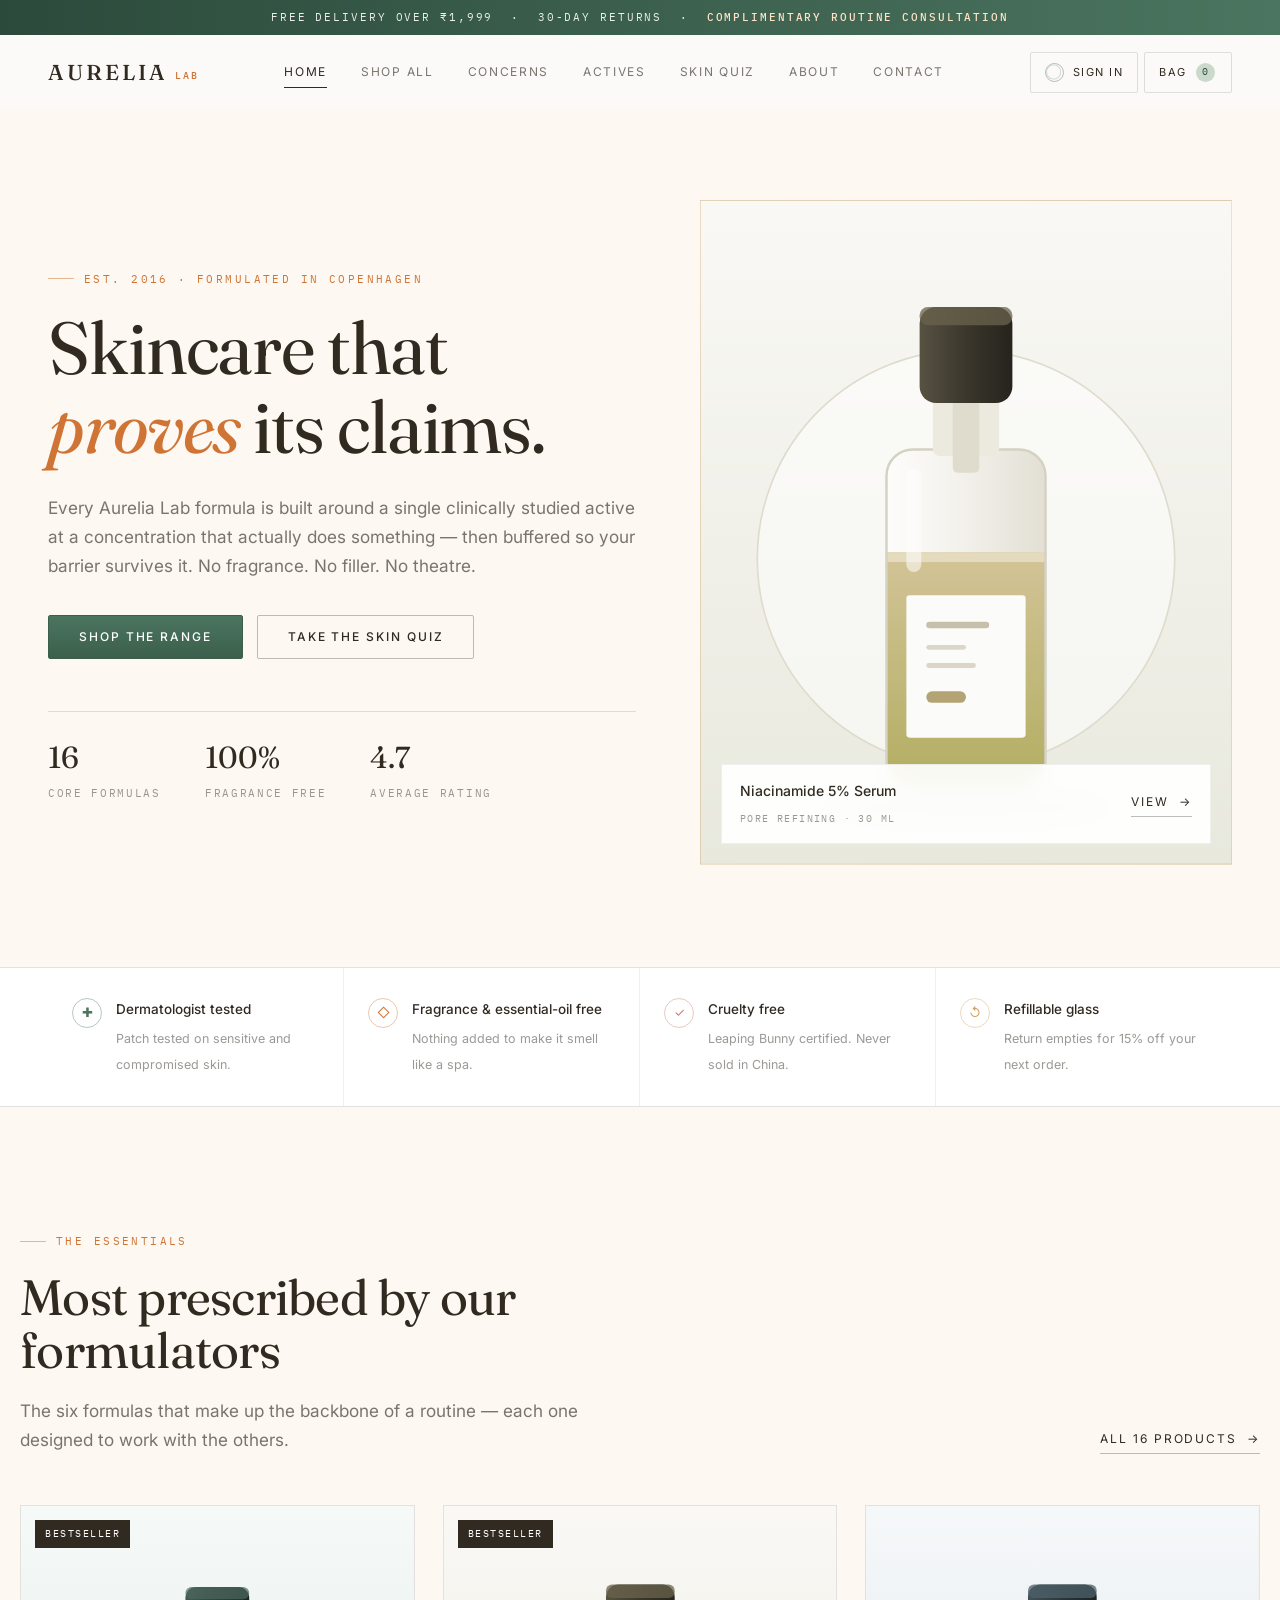
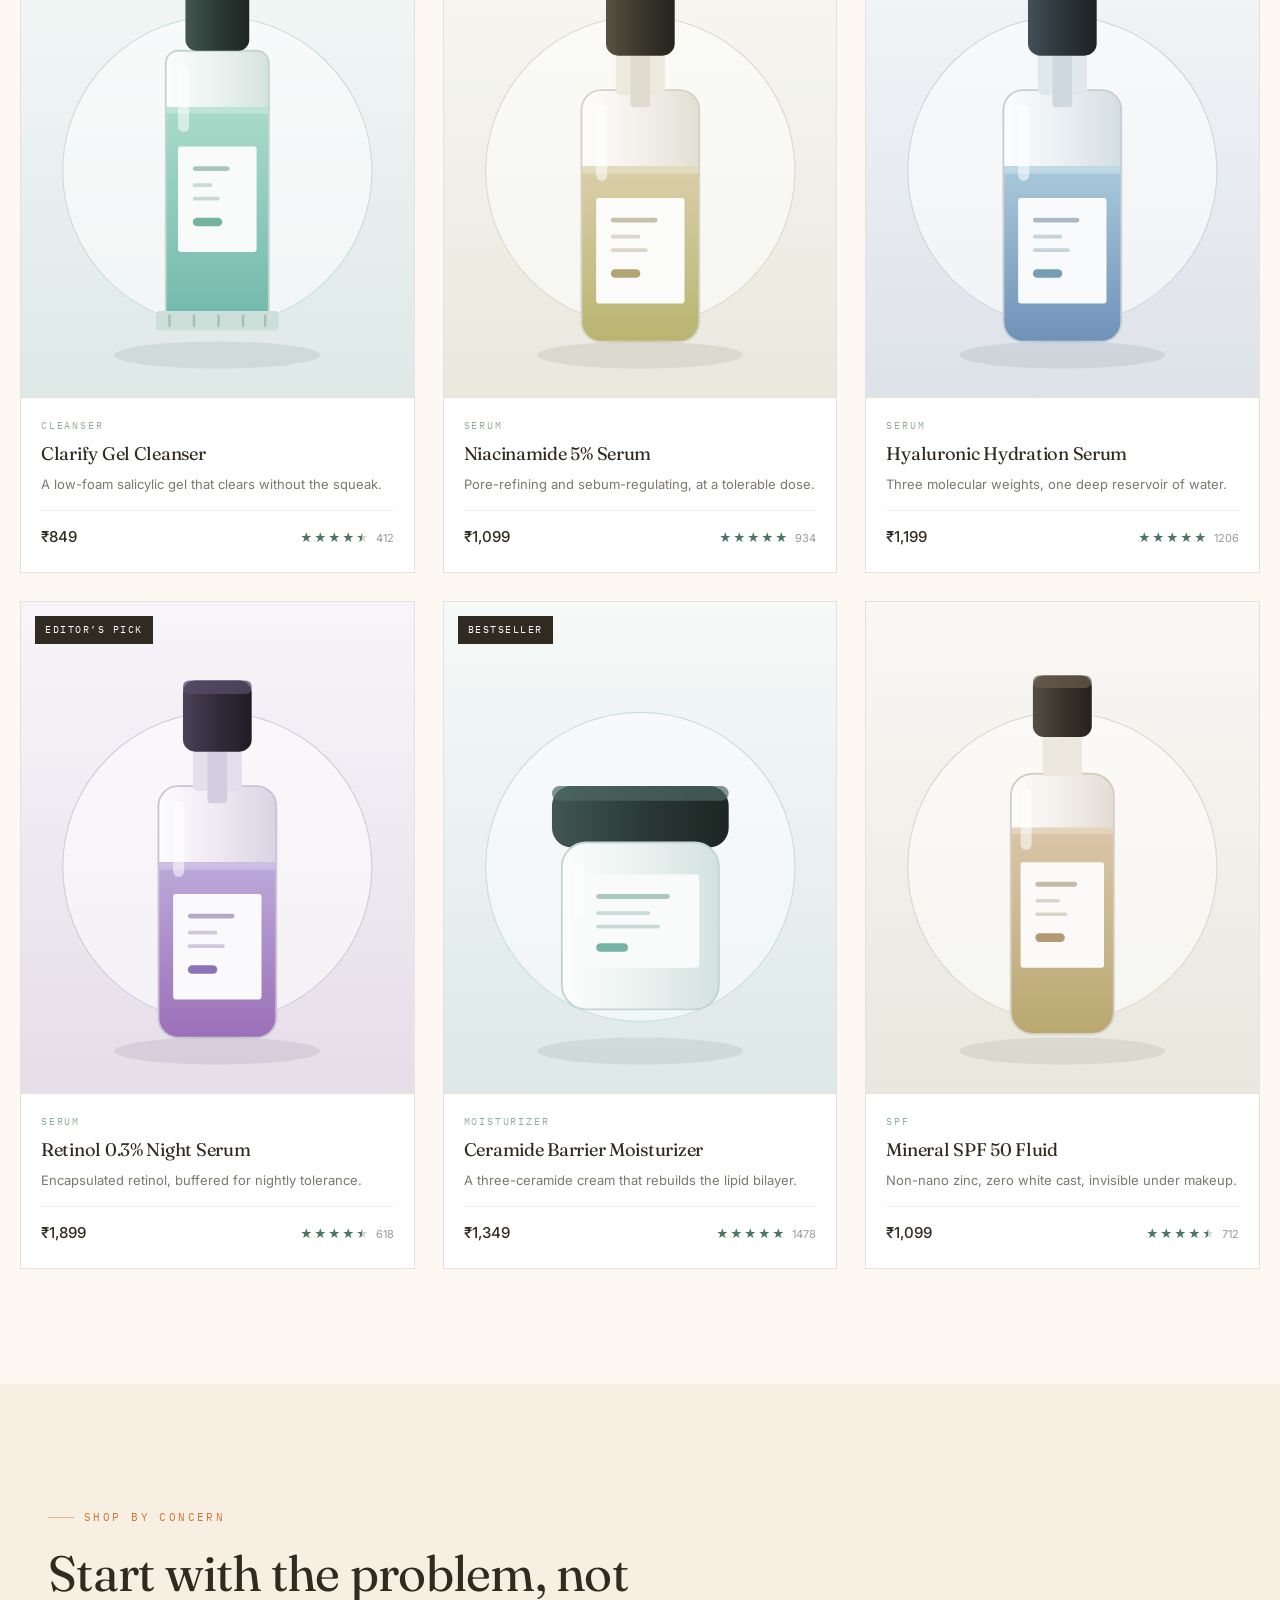
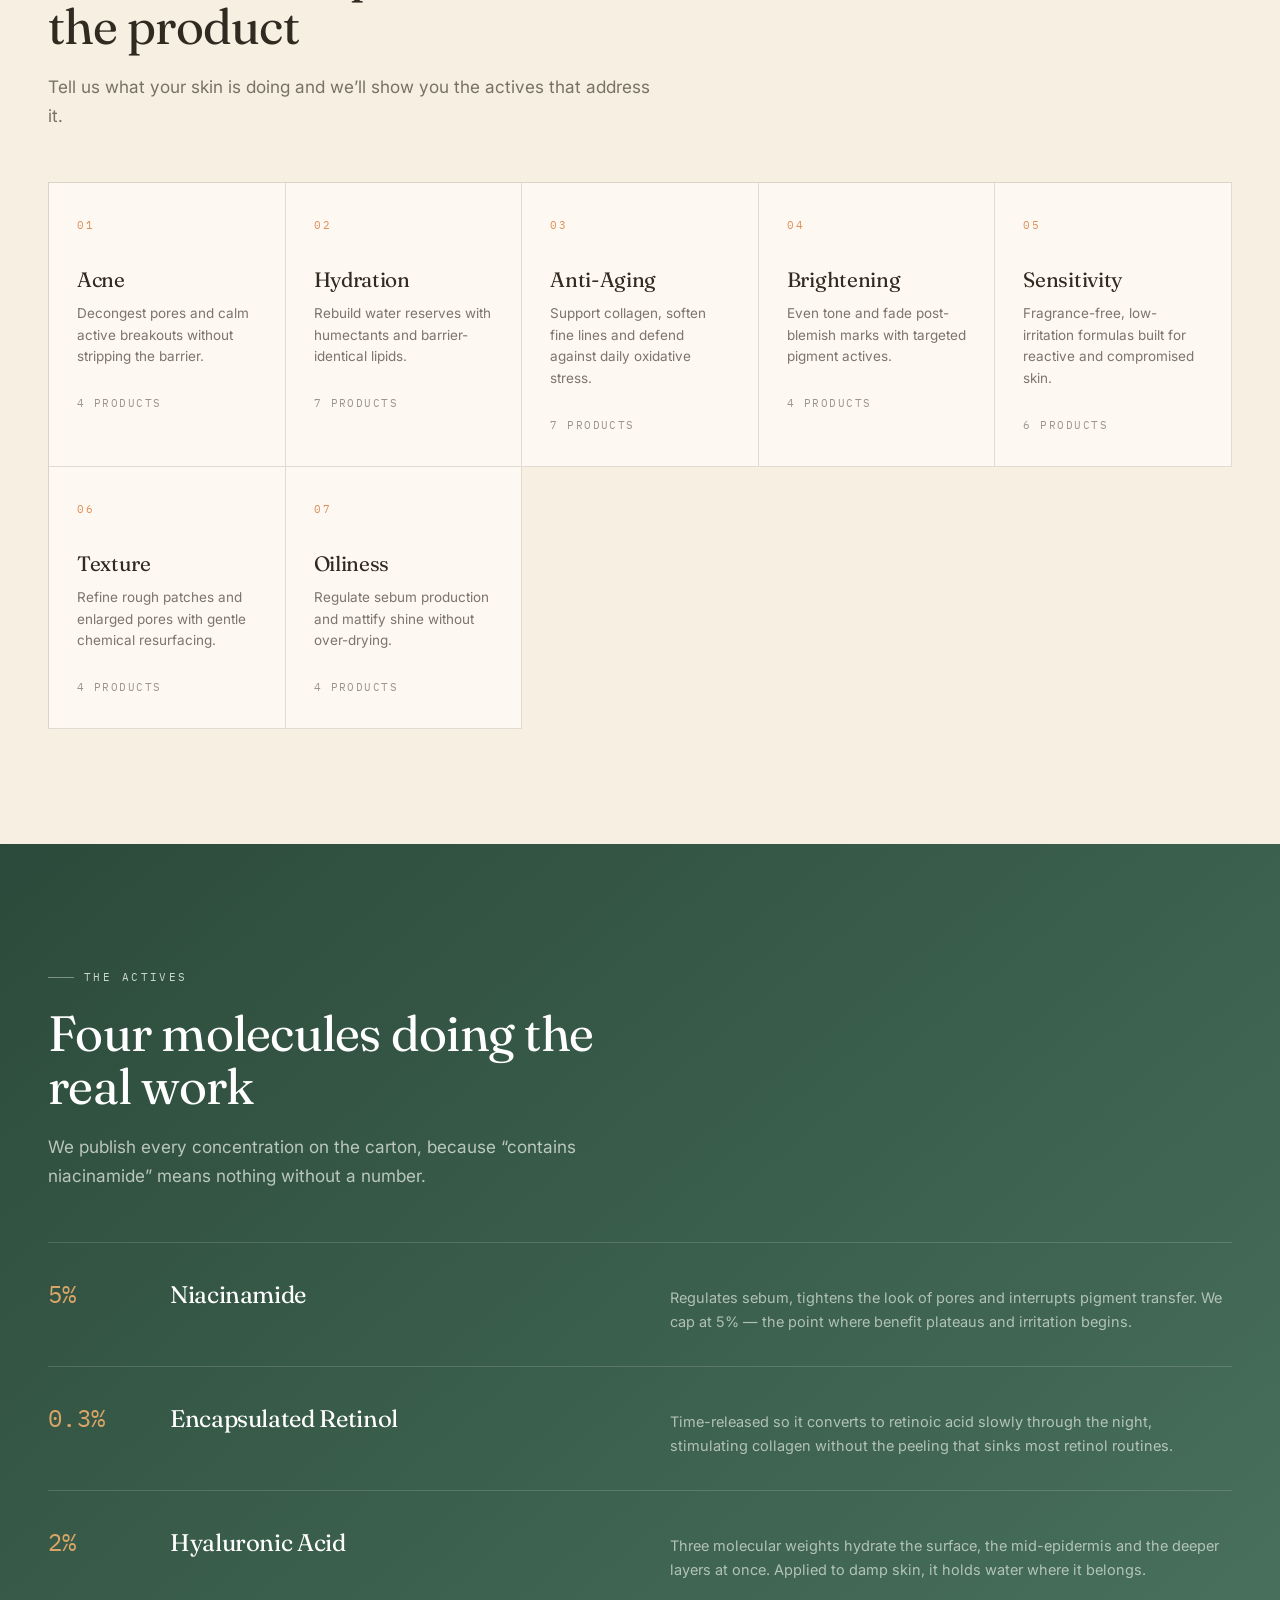
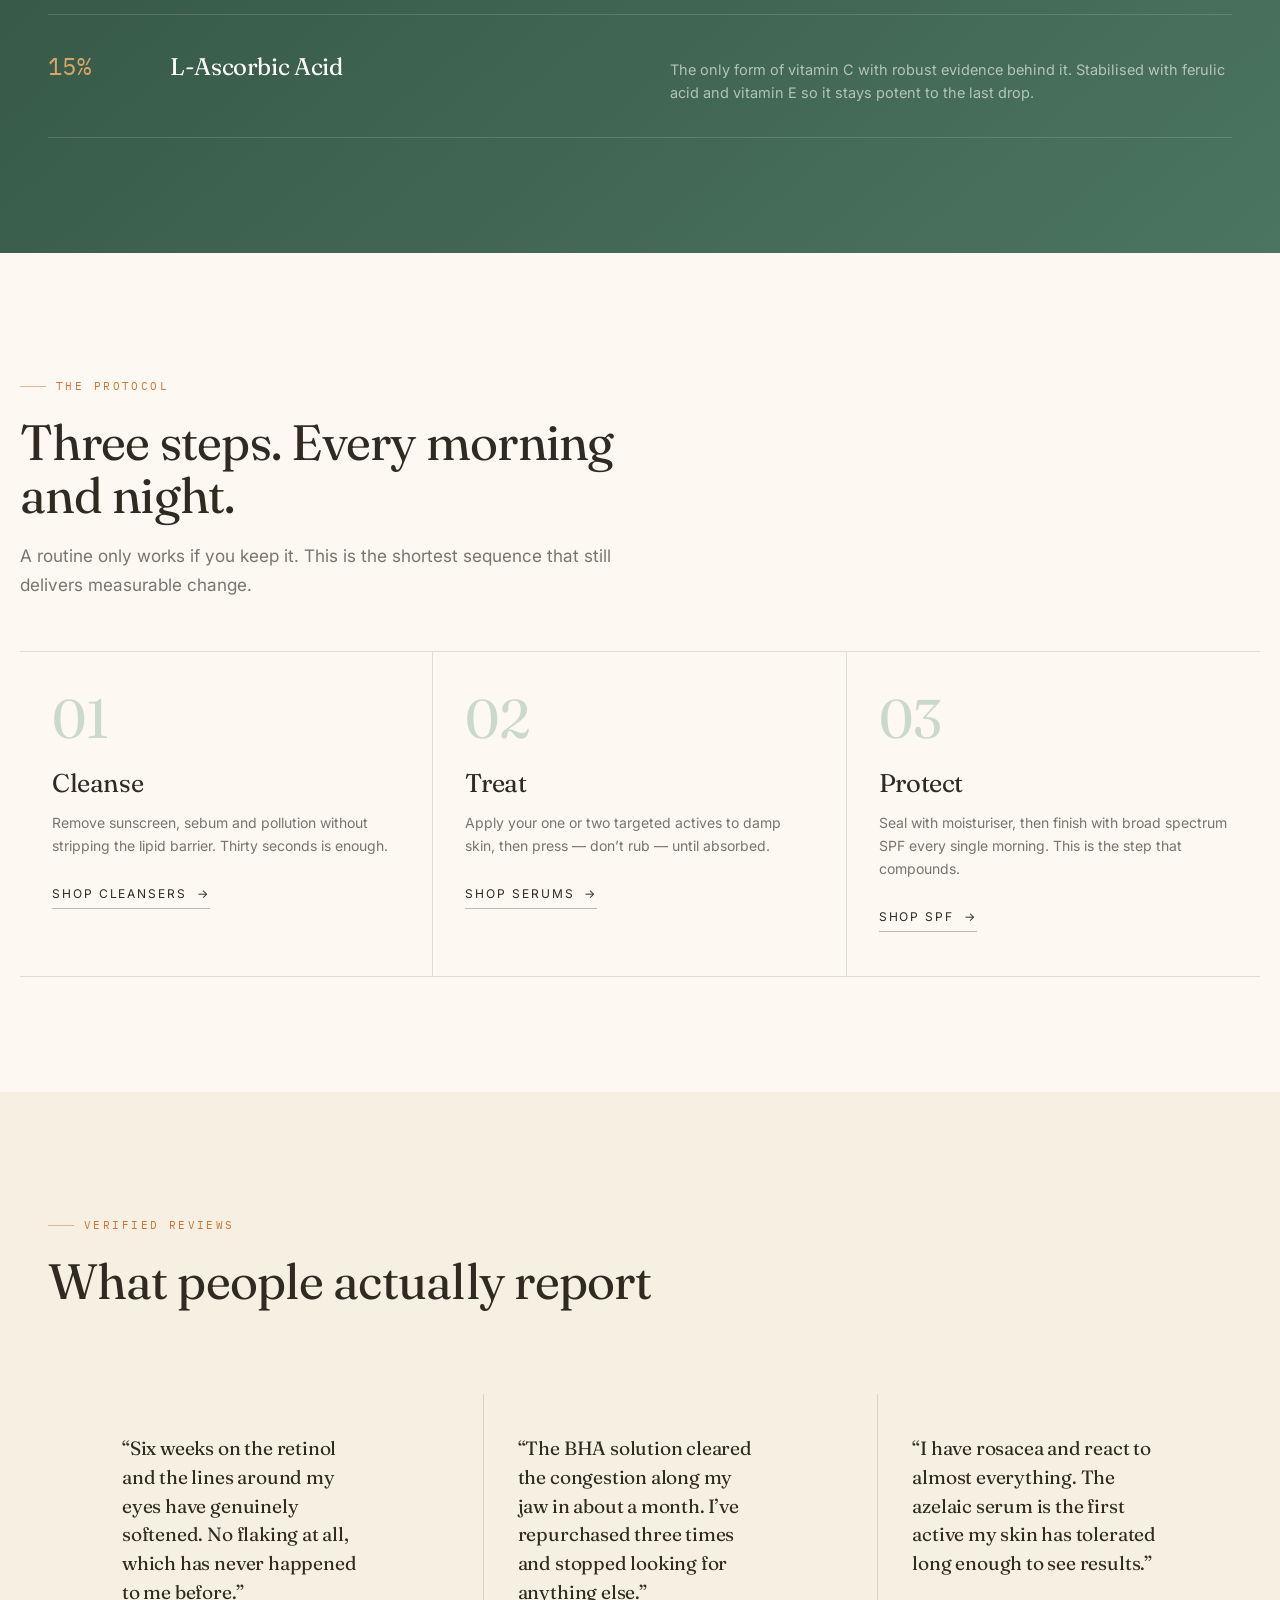
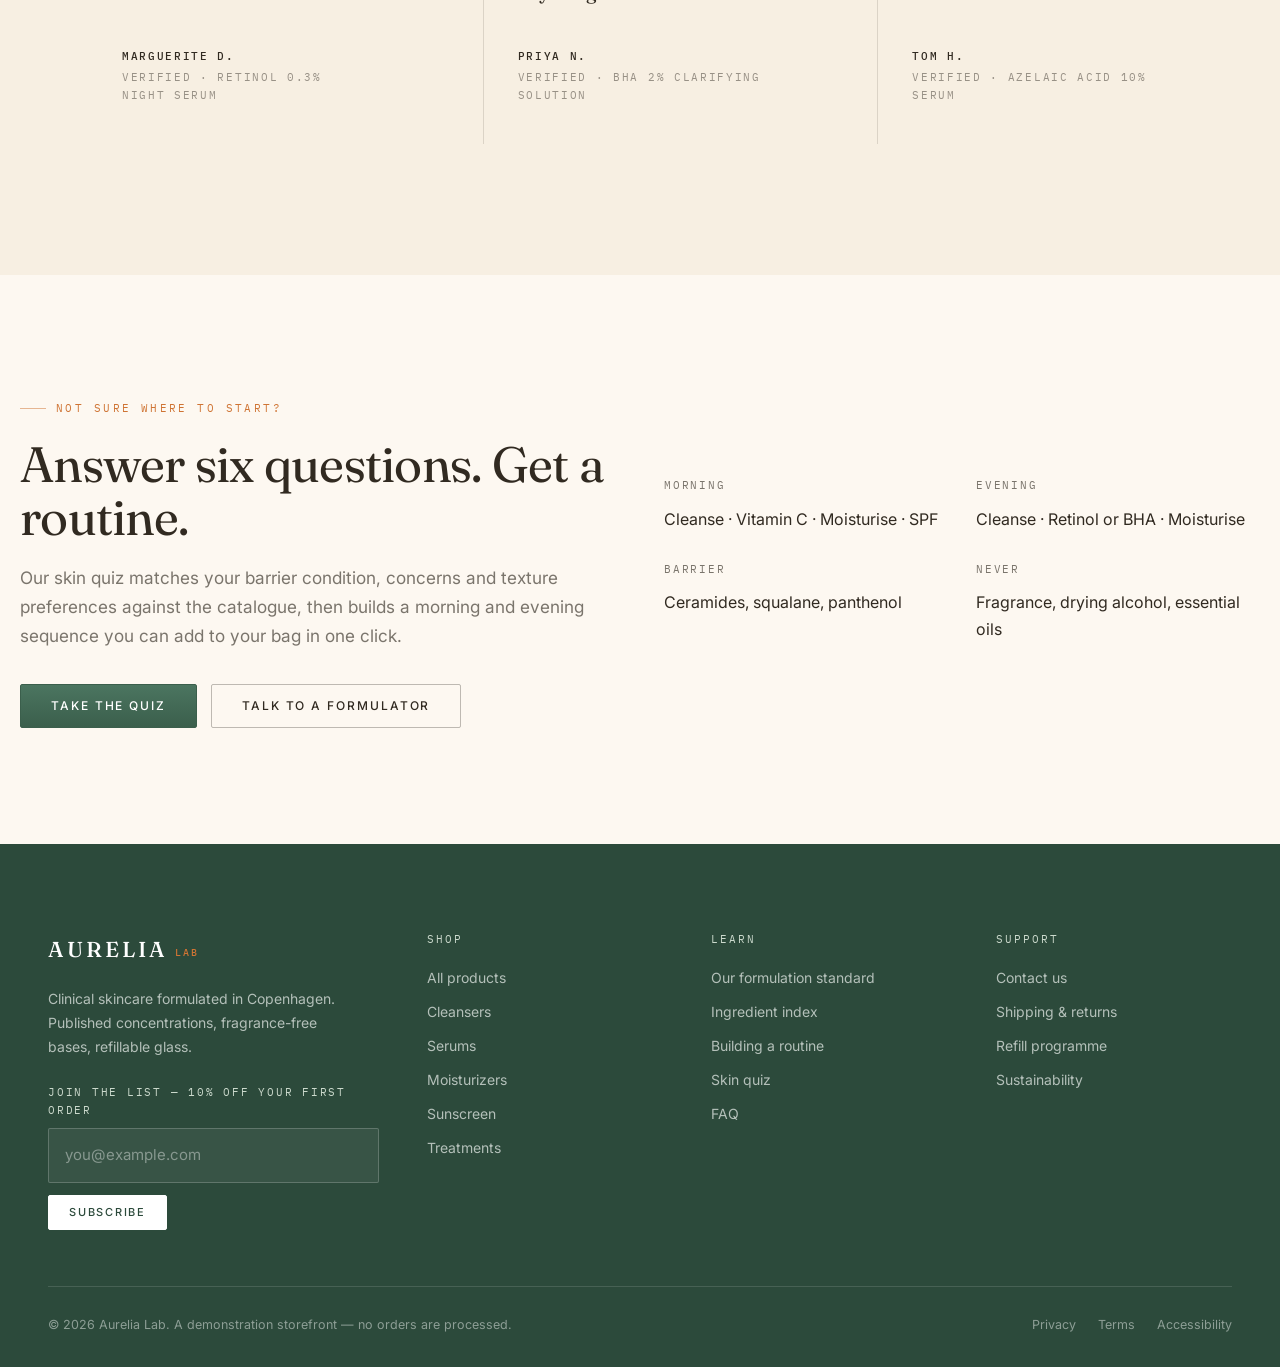
<file: index.html>
<!DOCTYPE html>
<html lang="en">
<head>
<meta charset="utf-8">
<meta name="viewport" content="width=device-width, initial-scale=1, maximum-scale=1, user-scalable=no">
<title>Aurelia Lab — Clinical Skincare, Formulated With Intent</title>
<meta name="description" content="Aurelia Lab formulates high-performance, fragrance-free skincare with clinically meaningful concentrations of proven actives. Dermatologist tested, cruelty free.">
<link rel="preconnect" href="https://fonts.googleapis.com">
<link rel="preconnect" href="https://fonts.gstatic.com" crossorigin>
<link href="https://fonts.googleapis.com/css2?family=Fraunces:ital,opsz,wght@0,9..144,300..600;1,9..144,300..500&family=IBM+Plex+Mono:wght@400;500&family=Inter:wght@300;400;500&display=swap" rel="stylesheet">
<link rel="stylesheet" href="css/style.css">
</head>
<body>

<a class="skip-link" href="#main">Skip to content</a>

<div class="announce">
  Free delivery over ₹1,999 &nbsp;·&nbsp; 30-day returns &nbsp;·&nbsp; <strong>Complimentary routine consultation</strong>
</div>

<header class="site-header">
  <div class="container header-inner">
    <a class="logo" href="index.html">Aurelia<em>Lab</em></a>

    <nav class="nav" data-nav id="mainNav" aria-label="Main navigation">
      <a class="nav__link is-active" href="index.html">Home</a>
      <a class="nav__link" href="shop.html">Shop all</a>
      <a class="nav__link" href="#concerns">Concerns</a>
      <a class="nav__link" href="#ingredients">Actives</a>
      <a class="nav__link" href="quiz.html">Skin quiz</a>
      <a class="nav__link" href="about.html">About</a>
      <a class="nav__link" href="contact.html">Contact</a>
    </nav>

    <div class="header-actions">
      <button type="button" class="cart-btn" data-cart-open aria-label="Open shopping bag">
        Bag <span class="cart-btn__count" data-cart-count data-empty="true">0</span>
      </button>
      <button type="button" class="nav-toggle" data-nav-toggle aria-expanded="false" aria-controls="mainNav" aria-label="Toggle menu">
        <span class="nav-toggle__bars"></span>
      </button>
    </div>
  </div>
</header>

<main id="main">

  <!-- ============================ HERO ============================ -->
  <section class="container">
    <div class="hero">
      <div class="hero__text">
        <p class="eyebrow">Est. 2016 · Formulated in Copenhagen</p>
        <h1 class="hero__title">Skincare that <em>proves</em> its claims.</h1>
        <p class="lede">
          Every Aurelia Lab formula is built around a single clinically studied active at a
          concentration that actually does something — then buffered so your barrier survives it.
          No fragrance. No filler. No theatre.
        </p>
        <div class="hero__actions">
          <a class="btn btn--primary" href="shop.html">Shop the range</a>
          <a class="btn btn--ghost" href="quiz.html">Take the skin quiz</a>
        </div>
        <div class="hero__stats">
          <div class="hero__stat">
            <strong>16</strong>
            <span>Core formulas</span>
          </div>
          <div class="hero__stat">
            <strong>100%</strong>
            <span>Fragrance free</span>
          </div>
          <div class="hero__stat">
            <strong>4.7</strong>
            <span>Average rating</span>
          </div>
        </div>
      </div>

      <div class="hero__art">
        <div id="heroArt" aria-hidden="true"></div>
        <div class="hero__art-tag">
          <div>
            <strong>Niacinamide 5% Serum</strong>
            <span>Pore refining · 30 ml</span>
          </div>
          <a class="arrow-link" href="product.html?id=niacinamide-5-serum">View</a>
        </div>
      </div>
    </div>
  </section>

  <!-- ========================== TRUST BAR ========================= -->
  <section class="trust-bar">
    <div class="container">
      <div class="trust-bar__inner">
        <div class="trust-item">
          <span class="trust-item__mark" aria-hidden="true">✚</span>
          <div>
            <strong>Dermatologist tested</strong>
            <span>Patch tested on sensitive and compromised skin.</span>
          </div>
        </div>
        <div class="trust-item">
          <span class="trust-item__mark" aria-hidden="true">◇</span>
          <div>
            <strong>Fragrance &amp; essential-oil free</strong>
            <span>Nothing added to make it smell like a spa.</span>
          </div>
        </div>
        <div class="trust-item">
          <span class="trust-item__mark" aria-hidden="true">✓</span>
          <div>
            <strong>Cruelty free</strong>
            <span>Leaping Bunny certified. Never sold in China.</span>
          </div>
        </div>
        <div class="trust-item">
          <span class="trust-item__mark" aria-hidden="true">↺</span>
          <div>
            <strong>Refillable glass</strong>
            <span>Return empties for 15% off your next order.</span>
          </div>
        </div>
      </div>
    </div>
  </section>

  <!-- ========================= BESTSELLERS ======================== -->
  <section class="section container">
    <div class="section-head" data-reveal>
      <div class="section-head__text">
        <p class="eyebrow">The essentials</p>
        <h2 class="section-title">Most prescribed by our formulators</h2>
        <p class="lede">The six formulas that make up the backbone of a routine — each one designed to work with the others.</p>
      </div>
      <a class="arrow-link" href="shop.html">All 16 products</a>
    </div>

    <div class="grid grid--3" id="featuredGrid" data-reveal></div>
  </section>

  <!-- ========================== CONCERNS ========================== -->
  <section class="section section--mist" id="concerns">
    <div class="container">
      <div class="section-head" data-reveal>
        <div class="section-head__text">
          <p class="eyebrow">Shop by concern</p>
          <h2 class="section-title">Start with the problem, not the product</h2>
          <p class="lede">Tell us what your skin is doing and we&rsquo;ll show you the actives that address it.</p>
        </div>
      </div>
      <div class="concern-grid" id="concernGrid" data-reveal></div>
    </div>
  </section>

  <!-- ========================= INGREDIENTS ======================== -->
  <section class="section section--ink" id="ingredients">
    <div class="container">
      <div class="section-head" data-reveal>
        <div class="section-head__text">
          <p class="eyebrow eyebrow--light">The actives</p>
          <h2 class="section-title">Four molecules doing the real work</h2>
          <p class="lede">We publish every concentration on the carton, because &ldquo;contains niacinamide&rdquo; means nothing without a number.</p>
        </div>
      </div>

      <div class="ingredient-list" data-reveal>
        <div class="ingredient-row">
          <span class="ingredient-row__pct">5%</span>
          <h3>Niacinamide</h3>
          <p>Regulates sebum, tightens the look of pores and interrupts pigment transfer. We cap at 5% — the point where benefit plateaus and irritation begins.</p>
        </div>
        <div class="ingredient-row">
          <span class="ingredient-row__pct">0.3%</span>
          <h3>Encapsulated Retinol</h3>
          <p>Time-released so it converts to retinoic acid slowly through the night, stimulating collagen without the peeling that sinks most retinol routines.</p>
        </div>
        <div class="ingredient-row">
          <span class="ingredient-row__pct">2%</span>
          <h3>Hyaluronic Acid</h3>
          <p>Three molecular weights hydrate the surface, the mid-epidermis and the deeper layers at once. Applied to damp skin, it holds water where it belongs.</p>
        </div>
        <div class="ingredient-row">
          <span class="ingredient-row__pct">15%</span>
          <h3>L-Ascorbic Acid</h3>
          <p>The only form of vitamin C with robust evidence behind it. Stabilised with ferulic acid and vitamin E so it stays potent to the last drop.</p>
        </div>
      </div>
    </div>
  </section>

  <!-- ========================== PROTOCOL ========================== -->
  <section class="section container" id="routine">
    <div class="section-head" data-reveal>
      <div class="section-head__text">
        <p class="eyebrow">The protocol</p>
        <h2 class="section-title">Three steps. Every morning and night.</h2>
        <p class="lede">A routine only works if you keep it. This is the shortest sequence that still delivers measurable change.</p>
      </div>
    </div>

    <div class="protocol" data-reveal>
      <div class="protocol__step">
        <span class="protocol__num">01</span>
        <h3>Cleanse</h3>
        <p>Remove sunscreen, sebum and pollution without stripping the lipid barrier. Thirty seconds is enough.</p>
        <a class="arrow-link" href="shop.html?category=Cleanser">Shop cleansers</a>
      </div>
      <div class="protocol__step">
        <span class="protocol__num">02</span>
        <h3>Treat</h3>
        <p>Apply your one or two targeted actives to damp skin, then press — don&rsquo;t rub — until absorbed.</p>
        <a class="arrow-link" href="shop.html?category=Serum">Shop serums</a>
      </div>
      <div class="protocol__step">
        <span class="protocol__num">03</span>
        <h3>Protect</h3>
        <p>Seal with moisturiser, then finish with broad spectrum SPF every single morning. This is the step that compounds.</p>
        <a class="arrow-link" href="shop.html?category=SPF">Shop SPF</a>
      </div>
    </div>
  </section>

  <!-- ======================== TESTIMONIALS ======================== -->
  <section class="section section--mist">
    <div class="container">
      <div class="section-head" data-reveal>
        <div class="section-head__text">
          <p class="eyebrow">Verified reviews</p>
          <h2 class="section-title">What people actually report</h2>
        </div>
      </div>

      <div class="quote-grid" data-reveal>
        <blockquote class="quote">
          <p class="quote__text">&ldquo;Six weeks on the retinol and the lines around my eyes have genuinely softened. No flaking at all, which has never happened to me before.&rdquo;</p>
          <footer class="quote__meta">
            <strong>Marguerite D.</strong>
            Verified · Retinol 0.3% Night Serum
          </footer>
        </blockquote>
        <blockquote class="quote">
          <p class="quote__text">&ldquo;The BHA solution cleared the congestion along my jaw in about a month. I&rsquo;ve repurchased three times and stopped looking for anything else.&rdquo;</p>
          <footer class="quote__meta">
            <strong>Priya N.</strong>
            Verified · BHA 2% Clarifying Solution
          </footer>
        </blockquote>
        <blockquote class="quote">
          <p class="quote__text">&ldquo;I have rosacea and react to almost everything. The azelaic serum is the first active my skin has tolerated long enough to see results.&rdquo;</p>
          <footer class="quote__meta">
            <strong>Tom H.</strong>
            Verified · Azelaic Acid 10% Serum
          </footer>
        </blockquote>
      </div>
    </div>
  </section>

  <!-- =========================== CTA ============================== -->
  <section class="section container">
    <div class="cta-band" data-reveal>
      <div>
        <p class="eyebrow">Not sure where to start?</p>
        <h2 class="section-title">Answer six questions. Get a routine.</h2>
        <p class="lede">
          Our skin quiz matches your barrier condition, concerns and texture preferences against
          the catalogue, then builds a morning and evening sequence you can add to your bag in one click.
        </p>
        <div class="hero__actions">
          <a class="btn btn--primary" href="quiz.html">Take the quiz</a>
          <a class="btn btn--ghost" href="contact.html">Talk to a formulator</a>
        </div>
      </div>
      <div class="grid grid--2">
        <div>
          <p class="mono muted">Morning</p>
          <p class="mb-0">Cleanse · Vitamin C · Moisturise · SPF</p>
        </div>
        <div>
          <p class="mono muted">Evening</p>
          <p class="mb-0">Cleanse · Retinol or BHA · Moisturise</p>
        </div>
        <div>
          <p class="mono muted">Barrier</p>
          <p class="mb-0">Ceramides, squalane, panthenol</p>
        </div>
        <div>
          <p class="mono muted">Never</p>
          <p class="mb-0">Fragrance, drying alcohol, essential oils</p>
        </div>
      </div>
    </div>
  </section>

</main>

<footer class="site-footer">
  <div class="container">
    <div class="footer-top">
      <div class="footer-brand">
        <a class="logo" href="index.html">Aurelia<em>Lab</em></a>
        <p>Clinical skincare formulated in Copenhagen. Published concentrations, fragrance-free bases, refillable glass.</p>
        <form class="footer-news" data-newsletter novalidate>
          <label class="field__label" for="newsletterEmail">Join the list — 10% off your first order</label>
          <div class="field">
            <input class="field__input" id="newsletterEmail" type="email" name="email" placeholder="you@example.com" autocomplete="email" required>
            <span class="field__error" role="alert"></span>
          </div>
          <button class="btn btn--light btn--sm" type="submit">Subscribe</button>
        </form>
      </div>

      <div class="footer-col">
        <h4>Shop</h4>
        <ul>
          <li><a href="shop.html">All products</a></li>
          <li><a href="shop.html?category=Cleanser">Cleansers</a></li>
          <li><a href="shop.html?category=Serum">Serums</a></li>
          <li><a href="shop.html?category=Moisturizer">Moisturizers</a></li>
          <li><a href="shop.html?category=SPF">Sunscreen</a></li>
          <li><a href="shop.html?category=Treatment">Treatments</a></li>
        </ul>
      </div>

      <div class="footer-col">
        <h4>Learn</h4>
        <ul>
          <li><a href="about.html">Our formulation standard</a></li>
          <li><a href="index.html#ingredients">Ingredient index</a></li>
          <li><a href="index.html#routine">Building a routine</a></li>
          <li><a href="quiz.html">Skin quiz</a></li>
          <li><a href="contact.html#faq">FAQ</a></li>
        </ul>
      </div>

      <div class="footer-col">
        <h4>Support</h4>
        <ul>
          <li><a href="contact.html">Contact us</a></li>
          <li><a href="contact.html#faq">Shipping &amp; returns</a></li>
          <li><a href="contact.html#faq">Refill programme</a></li>
          <li><a href="about.html">Sustainability</a></li>
        </ul>
      </div>
    </div>

    <div class="footer-bottom">
      <p class="mb-0">© 2026 Aurelia Lab. A demonstration storefront — no orders are processed.</p>
      <div class="footer-legal">
        <a href="#">Privacy</a>
        <a href="#">Terms</a>
        <a href="#">Accessibility</a>
      </div>
    </div>
  </div>
</footer>

<script src="vendor/supabase.min.js"></script>
<script src="js/supabase-config.js"></script>
<script src="js/supabase.js"></script>
<script src="js/data.js"></script>
<script src="js/ui.js"></script>
<script src="js/cart.js"></script>
<script src="js/auth.js"></script>
<script src="js/checkout.js"></script>
<script src="js/home.js"></script>
</body>
</html>
</file>
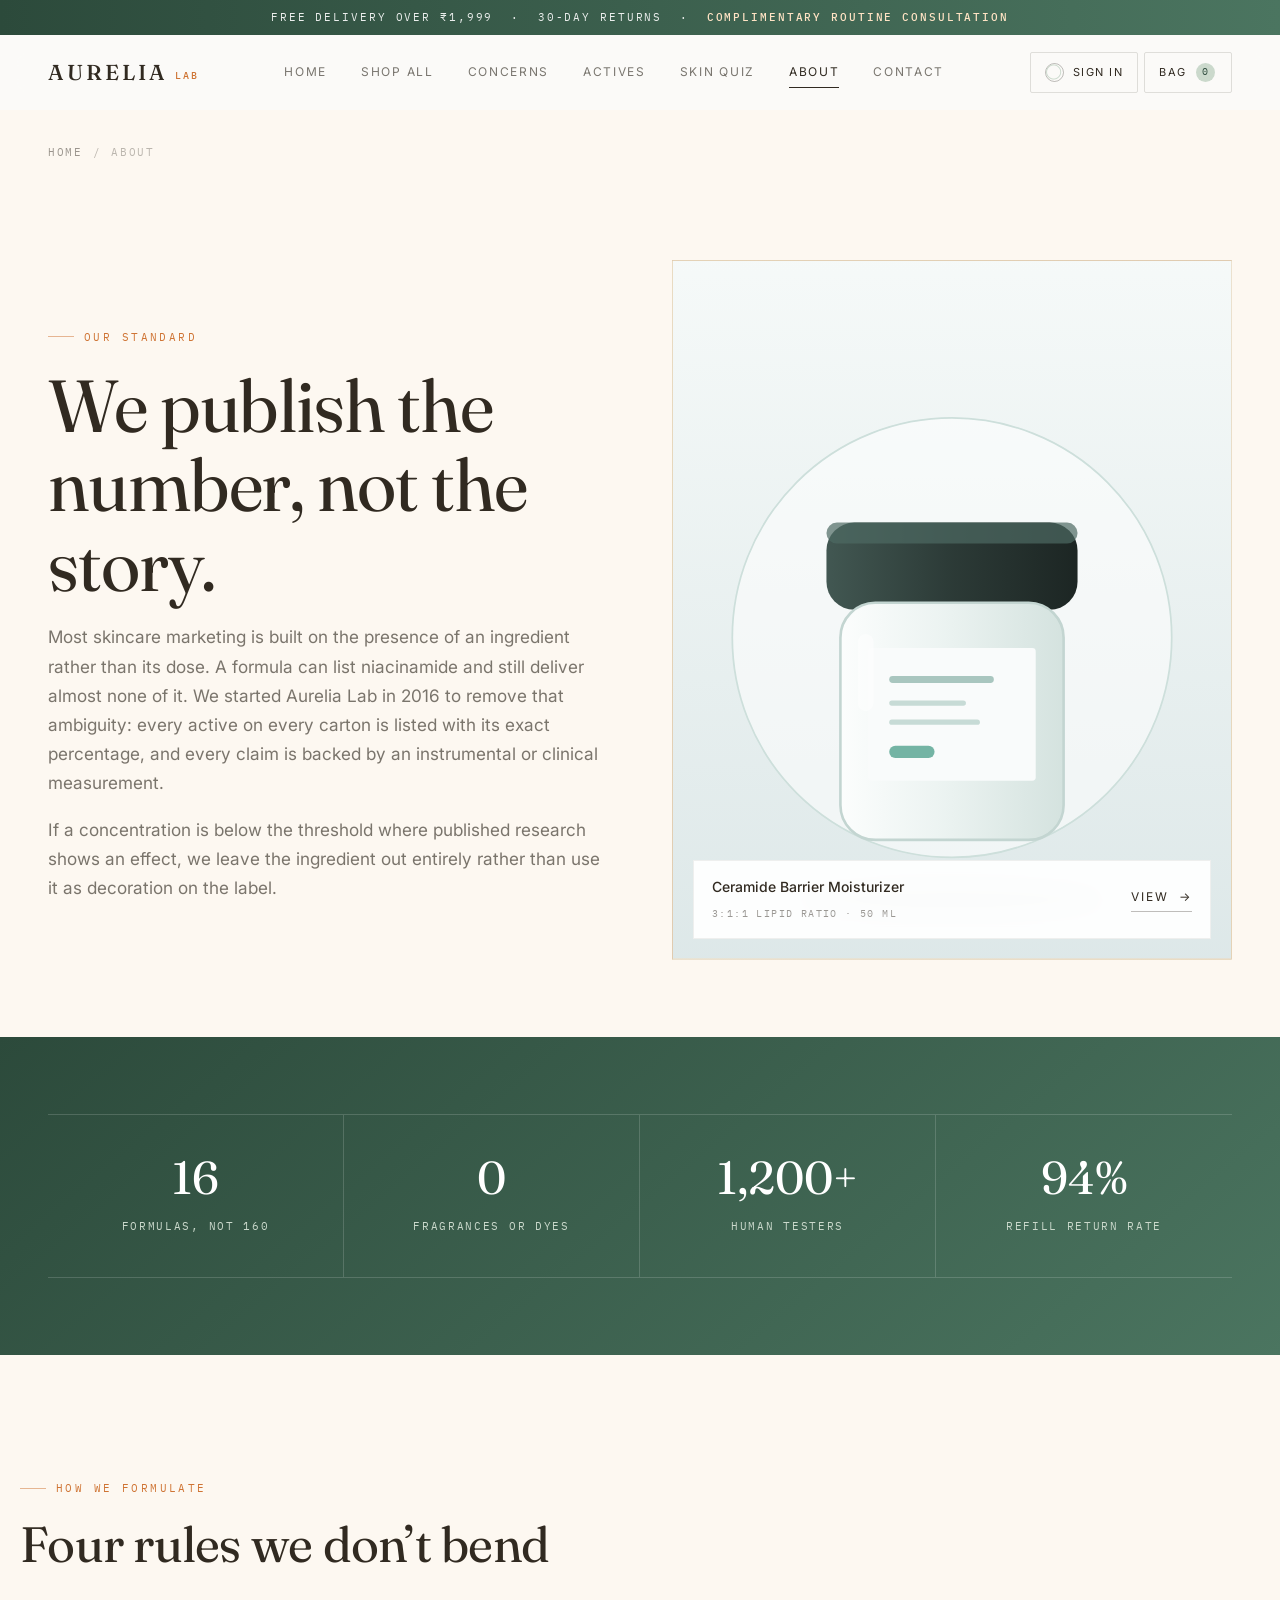
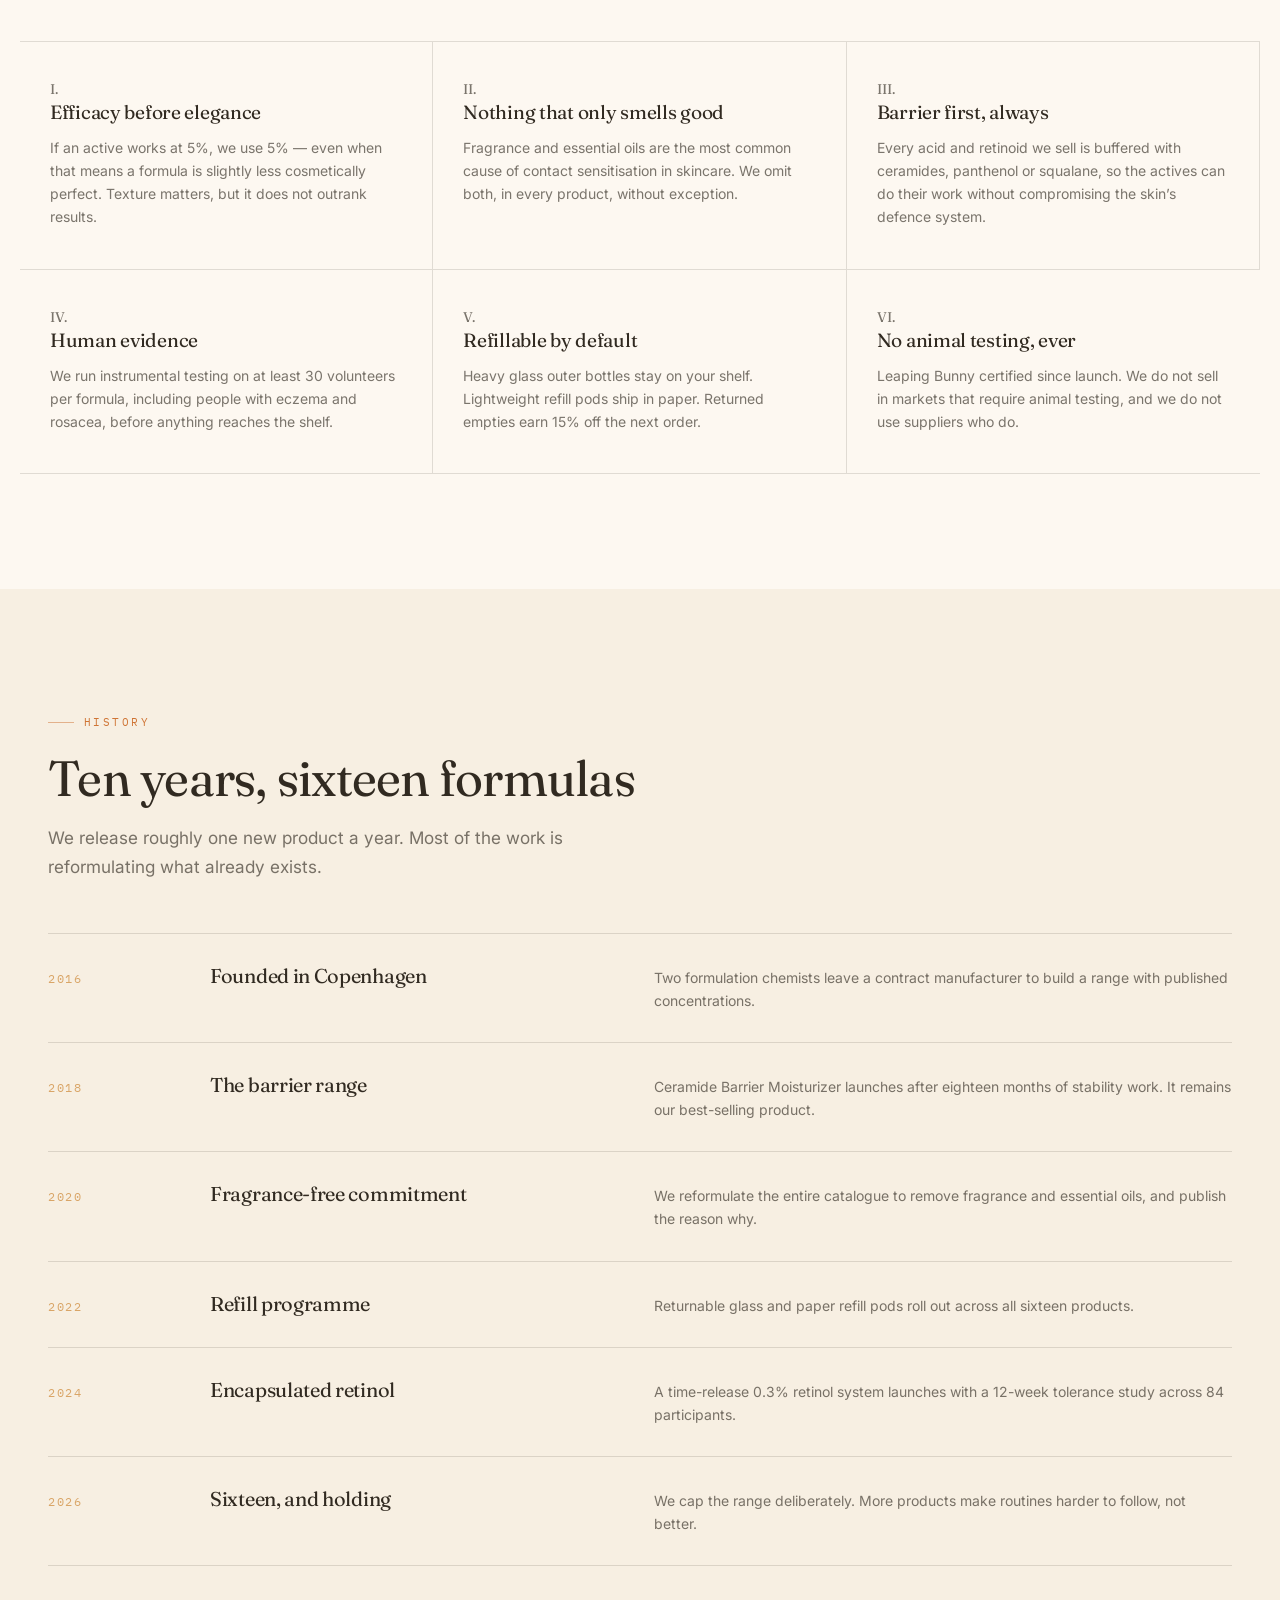
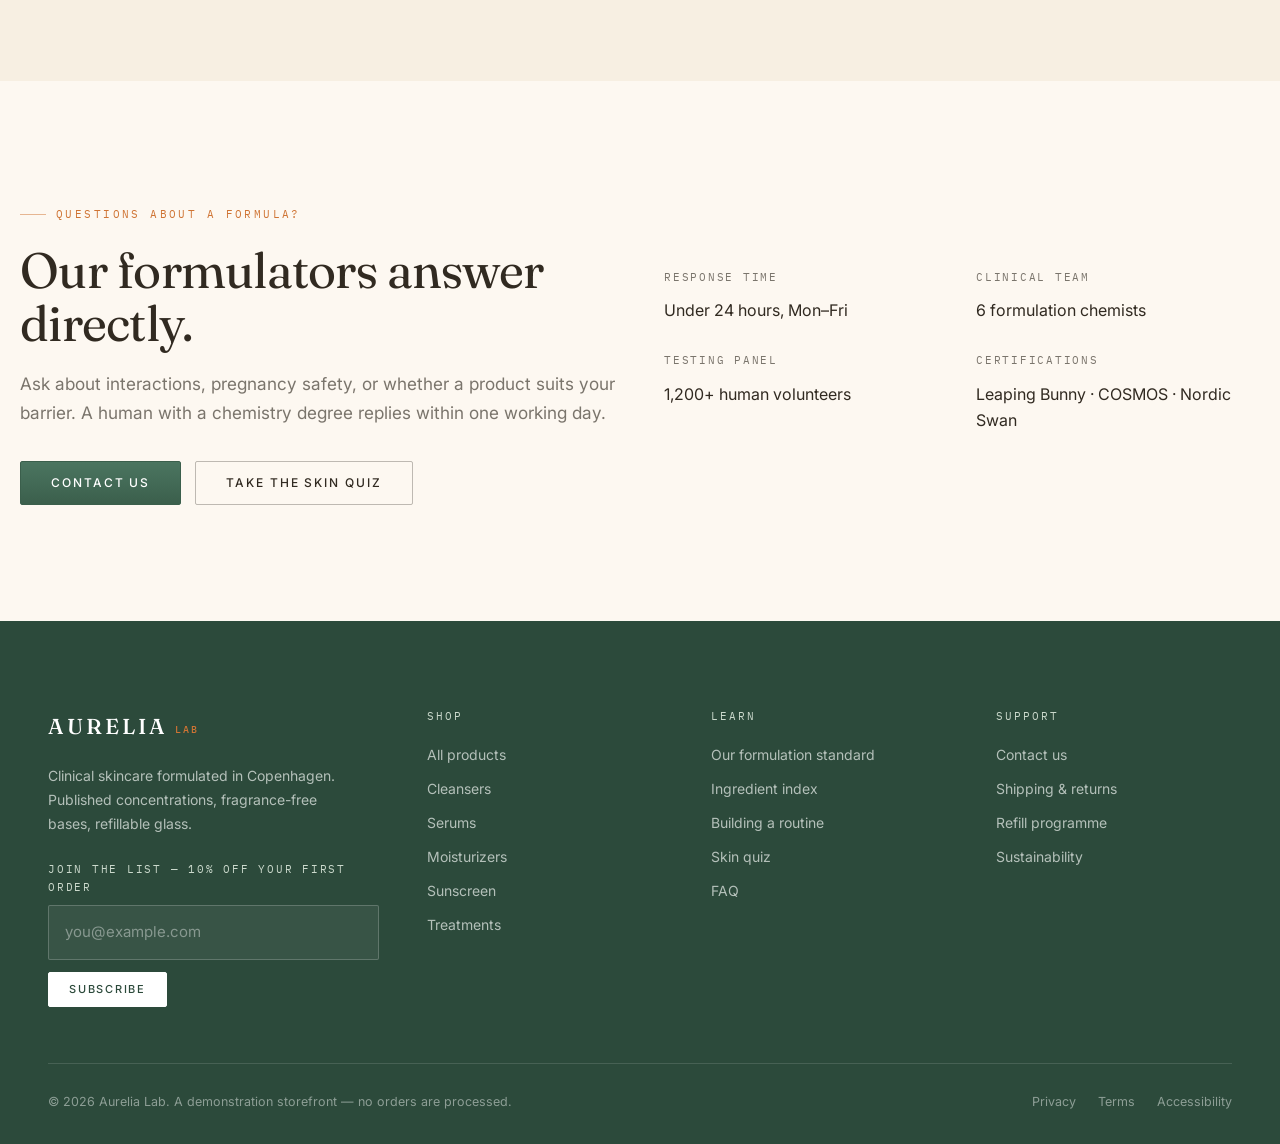
<file: about.html>
<!DOCTYPE html>
<html lang="en">
<head>
<meta charset="utf-8">
<meta name="viewport" content="width=device-width, initial-scale=1, maximum-scale=1, user-scalable=no">
<title>About — Aurelia Lab</title>
<meta name="description" content="Why Aurelia Lab publishes every active concentration, formulates without fragrance, and tests on humans rather than marketing claims.">
<link rel="preconnect" href="https://fonts.googleapis.com">
<link rel="preconnect" href="https://fonts.gstatic.com" crossorigin>
<link href="https://fonts.googleapis.com/css2?family=Fraunces:ital,opsz,wght@0,9..144,300..600;1,9..144,300..500&family=IBM+Plex+Mono:wght@400;500&family=Inter:wght@300;400;500&display=swap" rel="stylesheet">
<link rel="stylesheet" href="css/style.css">
</head>
<body>

<a class="skip-link" href="#main">Skip to content</a>

<div class="announce">
  Free delivery over ₹1,999 &nbsp;·&nbsp; 30-day returns &nbsp;·&nbsp; <strong>Complimentary routine consultation</strong>
</div>

<header class="site-header">
  <div class="container header-inner">
    <a class="logo" href="index.html">Aurelia<em>Lab</em></a>

    <nav class="nav" data-nav id="mainNav" aria-label="Main navigation">
      <a class="nav__link" href="index.html">Home</a>
      <a class="nav__link" href="shop.html">Shop all</a>
      <a class="nav__link" href="index.html#concerns">Concerns</a>
      <a class="nav__link" href="index.html#ingredients">Actives</a>
      <a class="nav__link" href="quiz.html">Skin quiz</a>
      <a class="nav__link is-active" href="about.html">About</a>
      <a class="nav__link" href="contact.html">Contact</a>
    </nav>

    <div class="header-actions">
      <button type="button" class="cart-btn" data-cart-open aria-label="Open shopping bag">
        Bag <span class="cart-btn__count" data-cart-count data-empty="true">0</span>
      </button>
      <button type="button" class="nav-toggle" data-nav-toggle aria-expanded="false" aria-label="Toggle menu">
        <span class="nav-toggle__bars"></span>
      </button>
    </div>
  </div>
</header>

<main id="main">

  <div class="container">
    <nav class="breadcrumb" aria-label="Breadcrumb" style="padding-top:34px;">
      <a href="index.html">Home</a>
      <span aria-hidden="true">/</span>
      <span aria-current="page">About</span>
    </nav>

    <div class="about-hero">
      <div>
        <p class="eyebrow">Our standard</p>
        <h1 class="section-title">We publish the number, not the story.</h1>
        <p class="lede">
          Most skincare marketing is built on the presence of an ingredient rather than its dose.
          A formula can list niacinamide and still deliver almost none of it. We started Aurelia Lab
          in 2016 to remove that ambiguity: every active on every carton is listed with its exact
          percentage, and every claim is backed by an instrumental or clinical measurement.
        </p>
        <p class="lede">
          If a concentration is below the threshold where published research shows an effect, we
          leave the ingredient out entirely rather than use it as decoration on the label.
        </p>
      </div>
      <div class="hero__art">
        <div id="aboutArt" aria-hidden="true"></div>
        <div class="hero__art-tag">
          <div>
            <strong>Ceramide Barrier Moisturizer</strong>
            <span>3:1:1 lipid ratio · 50 ml</span>
          </div>
          <a class="arrow-link" href="product.html?id=ceramide-barrier-moisturizer">View</a>
        </div>
      </div>
    </div>
  </div>

  <!-- ========================== NUMBERS ========================== -->
  <section class="section section--ink section--tight">
    <div class="container">
      <div class="stat-strip" data-reveal>
        <div class="stat-strip__item">
          <strong>16</strong>
          <span>Formulas, not 160</span>
        </div>
        <div class="stat-strip__item">
          <strong>0</strong>
          <span>Fragrances or dyes</span>
        </div>
        <div class="stat-strip__item">
          <strong>1,200+</strong>
          <span>Human testers</span>
        </div>
        <div class="stat-strip__item">
          <strong>94%</strong>
          <span>Refill return rate</span>
        </div>
      </div>
    </div>
  </section>

  <!-- ========================== VALUES =========================== -->
  <section class="section container">
    <div class="section-head" data-reveal>
      <div class="section-head__text">
        <p class="eyebrow">How we formulate</p>
        <h2 class="section-title">Four rules we don&rsquo;t bend</h2>
      </div>
    </div>

    <div class="value-grid" data-reveal>
      <article class="value-card">
        <p class="value-card__mark">I.</p>
        <h3>Efficacy before elegance</h3>
        <p>If an active works at 5%, we use 5% — even when that means a formula is slightly less cosmetically perfect. Texture matters, but it does not outrank results.</p>
      </article>
      <article class="value-card">
        <p class="value-card__mark">II.</p>
        <h3>Nothing that only smells good</h3>
        <p>Fragrance and essential oils are the most common cause of contact sensitisation in skincare. We omit both, in every product, without exception.</p>
      </article>
      <article class="value-card">
        <p class="value-card__mark">III.</p>
        <h3>Barrier first, always</h3>
        <p>Every acid and retinoid we sell is buffered with ceramides, panthenol or squalane, so the actives can do their work without compromising the skin&rsquo;s defence system.</p>
      </article>
      <article class="value-card">
        <p class="value-card__mark">IV.</p>
        <h3>Human evidence</h3>
        <p>We run instrumental testing on at least 30 volunteers per formula, including people with eczema and rosacea, before anything reaches the shelf.</p>
      </article>
      <article class="value-card">
        <p class="value-card__mark">V.</p>
        <h3>Refillable by default</h3>
        <p>Heavy glass outer bottles stay on your shelf. Lightweight refill pods ship in paper. Returned empties earn 15% off the next order.</p>
      </article>
      <article class="value-card">
        <p class="value-card__mark">VI.</p>
        <h3>No animal testing, ever</h3>
        <p>Leaping Bunny certified since launch. We do not sell in markets that require animal testing, and we do not use suppliers who do.</p>
      </article>
    </div>
  </section>

  <!-- ========================= TIMELINE ========================== -->
  <section class="section section--mist">
    <div class="container">
      <div class="section-head" data-reveal>
        <div class="section-head__text">
          <p class="eyebrow">History</p>
          <h2 class="section-title">Ten years, sixteen formulas</h2>
          <p class="lede">We release roughly one new product a year. Most of the work is reformulating what already exists.</p>
        </div>
      </div>

      <div class="timeline" data-reveal>
        <div class="timeline__row">
          <span class="timeline__year">2016</span>
          <h3>Founded in Copenhagen</h3>
          <p>Two formulation chemists leave a contract manufacturer to build a range with published concentrations.</p>
        </div>
        <div class="timeline__row">
          <span class="timeline__year">2018</span>
          <h3>The barrier range</h3>
          <p>Ceramide Barrier Moisturizer launches after eighteen months of stability work. It remains our best-selling product.</p>
        </div>
        <div class="timeline__row">
          <span class="timeline__year">2020</span>
          <h3>Fragrance-free commitment</h3>
          <p>We reformulate the entire catalogue to remove fragrance and essential oils, and publish the reason why.</p>
        </div>
        <div class="timeline__row">
          <span class="timeline__year">2022</span>
          <h3>Refill programme</h3>
          <p>Returnable glass and paper refill pods roll out across all sixteen products.</p>
        </div>
        <div class="timeline__row">
          <span class="timeline__year">2024</span>
          <h3>Encapsulated retinol</h3>
          <p>A time-release 0.3% retinol system launches with a 12-week tolerance study across 84 participants.</p>
        </div>
        <div class="timeline__row">
          <span class="timeline__year">2026</span>
          <h3>Sixteen, and holding</h3>
          <p>We cap the range deliberately. More products make routines harder to follow, not better.</p>
        </div>
      </div>
    </div>
  </section>

  <!-- ============================ CTA ============================ -->
  <section class="section container">
    <div class="cta-band" data-reveal>
      <div>
        <p class="eyebrow">Questions about a formula?</p>
        <h2 class="section-title">Our formulators answer directly.</h2>
        <p class="lede">
          Ask about interactions, pregnancy safety, or whether a product suits your barrier.
          A human with a chemistry degree replies within one working day.
        </p>
        <div class="hero__actions">
          <a class="btn btn--primary" href="contact.html">Contact us</a>
          <a class="btn btn--ghost" href="quiz.html">Take the skin quiz</a>
        </div>
      </div>
      <div class="grid grid--2">
        <div>
          <p class="mono muted">Response time</p>
          <p class="mb-0">Under 24 hours, Mon&ndash;Fri</p>
        </div>
        <div>
          <p class="mono muted">Clinical team</p>
          <p class="mb-0">6 formulation chemists</p>
        </div>
        <div>
          <p class="mono muted">Testing panel</p>
          <p class="mb-0">1,200+ human volunteers</p>
        </div>
        <div>
          <p class="mono muted">Certifications</p>
          <p class="mb-0">Leaping Bunny · COSMOS · Nordic Swan</p>
        </div>
      </div>
    </div>
  </section>

</main>

<footer class="site-footer">
  <div class="container">
    <div class="footer-top">
      <div class="footer-brand">
        <a class="logo" href="index.html">Aurelia<em>Lab</em></a>
        <p>Clinical skincare formulated in Copenhagen. Published concentrations, fragrance-free bases, refillable glass.</p>
        <form class="footer-news" data-newsletter novalidate>
          <label class="field__label" for="newsletterEmail">Join the list — 10% off your first order</label>
          <div class="field">
            <input class="field__input" id="newsletterEmail" type="email" name="email" placeholder="you@example.com" autocomplete="email" required>
            <span class="field__error" role="alert"></span>
          </div>
          <button class="btn btn--light btn--sm" type="submit">Subscribe</button>
        </form>
      </div>

      <div class="footer-col">
        <h4>Shop</h4>
        <ul>
          <li><a href="shop.html">All products</a></li>
          <li><a href="shop.html?category=Cleanser">Cleansers</a></li>
          <li><a href="shop.html?category=Serum">Serums</a></li>
          <li><a href="shop.html?category=Moisturizer">Moisturizers</a></li>
          <li><a href="shop.html?category=SPF">Sunscreen</a></li>
          <li><a href="shop.html?category=Treatment">Treatments</a></li>
        </ul>
      </div>

      <div class="footer-col">
        <h4>Learn</h4>
        <ul>
          <li><a href="about.html">Our formulation standard</a></li>
          <li><a href="index.html#ingredients">Ingredient index</a></li>
          <li><a href="index.html#routine">Building a routine</a></li>
          <li><a href="quiz.html">Skin quiz</a></li>
          <li><a href="contact.html#faq">FAQ</a></li>
        </ul>
      </div>

      <div class="footer-col">
        <h4>Support</h4>
        <ul>
          <li><a href="contact.html">Contact us</a></li>
          <li><a href="contact.html#faq">Shipping &amp; returns</a></li>
          <li><a href="contact.html#faq">Refill programme</a></li>
          <li><a href="about.html">Sustainability</a></li>
        </ul>
      </div>
    </div>

    <div class="footer-bottom">
      <p class="mb-0">© 2026 Aurelia Lab. A demonstration storefront — no orders are processed.</p>
      <div class="footer-legal">
        <a href="#">Privacy</a>
        <a href="#">Terms</a>
        <a href="#">Accessibility</a>
      </div>
    </div>
  </div>
</footer>

<script src="vendor/supabase.min.js"></script>
<script src="js/supabase-config.js"></script>
<script src="js/supabase.js"></script>
<script src="js/data.js"></script>
<script src="js/ui.js"></script>
<script src="js/cart.js"></script>
<script src="js/auth.js"></script>
<script src="js/checkout.js"></script>
<script>
  document.addEventListener('DOMContentLoaded', function () {
    var host = document.getElementById('aboutArt');
    var product = getProduct('ceramide-barrier-moisturizer');
    if (host && product) host.innerHTML = UI.productArt(product, { variant: 1 });
    UI.initReveal();
  });
</script>
</body>
</html>
</file>
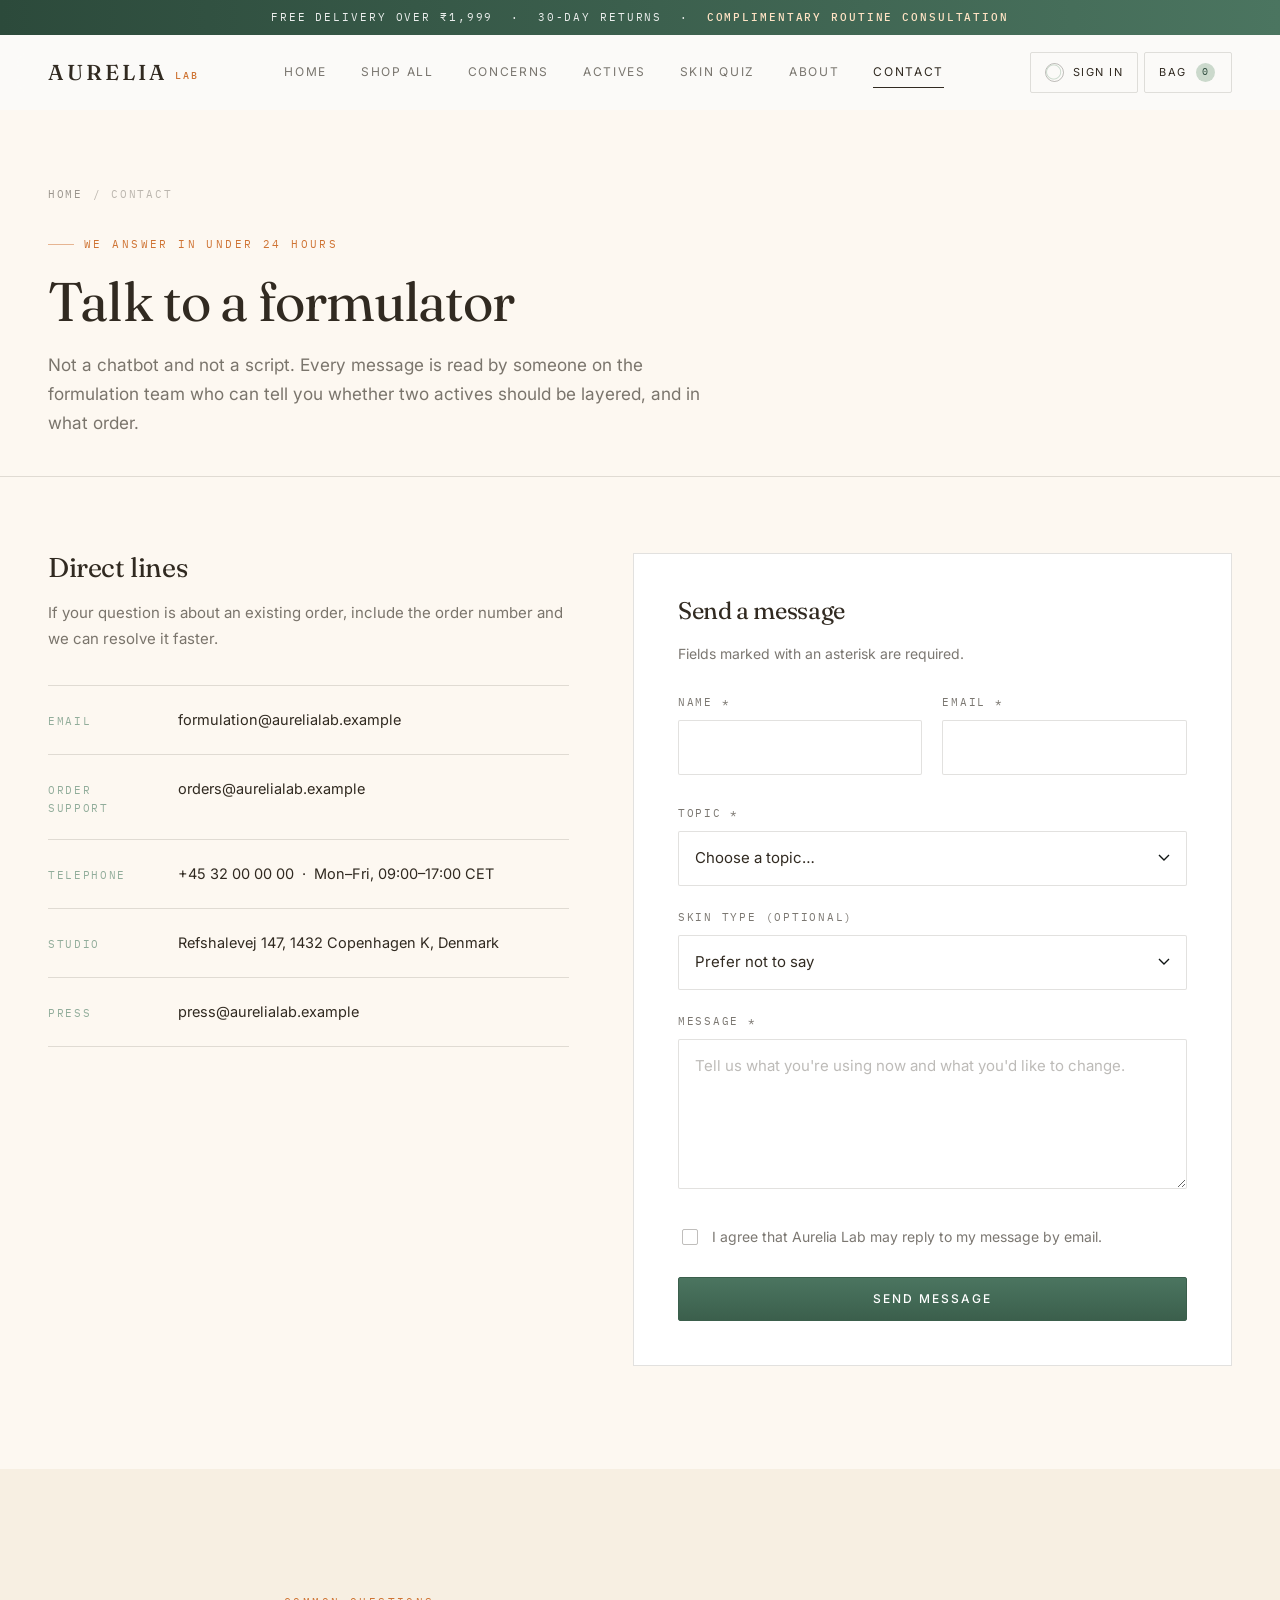
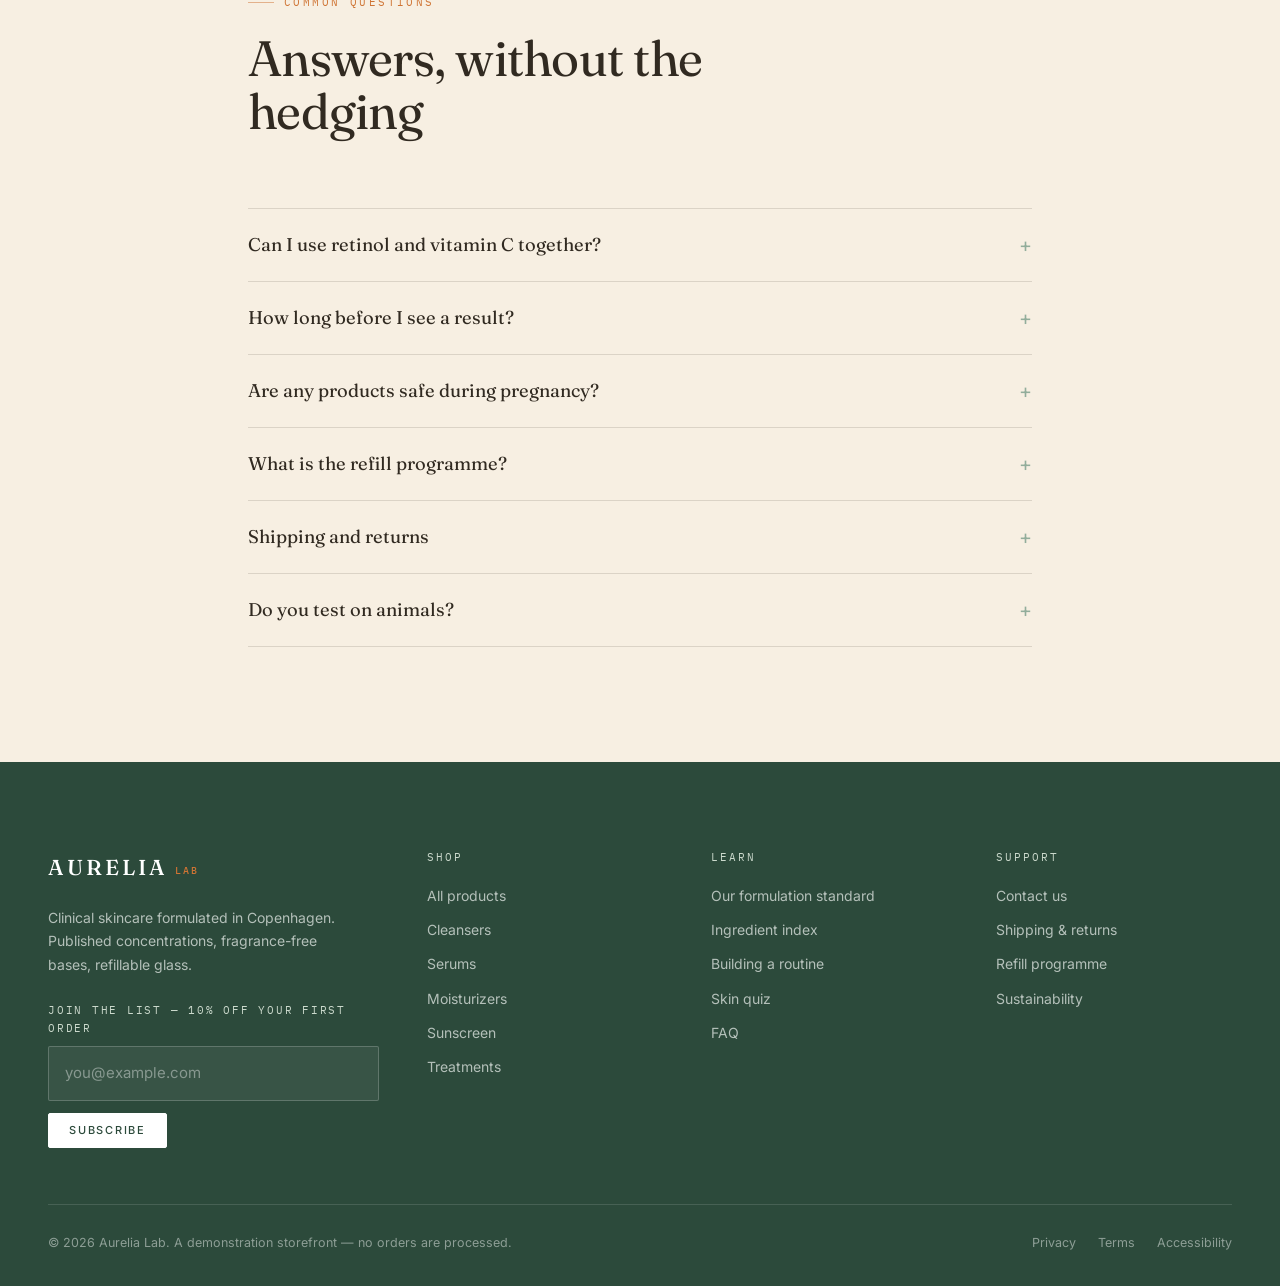
<file: contact.html>
<!DOCTYPE html>
<html lang="en">
<head>
<meta charset="utf-8">
<meta name="viewport" content="width=device-width, initial-scale=1, maximum-scale=1, user-scalable=no">
<title>Contact &amp; FAQ — Aurelia Lab</title>
<meta name="description" content="Ask our formulation team about interactions, pregnancy safety or routine building. Shipping, returns and refill questions answered.">
<link rel="preconnect" href="https://fonts.googleapis.com">
<link rel="preconnect" href="https://fonts.gstatic.com" crossorigin>
<link href="https://fonts.googleapis.com/css2?family=Fraunces:ital,opsz,wght@0,9..144,300..600;1,9..144,300..500&family=IBM+Plex+Mono:wght@400;500&family=Inter:wght@300;400;500&display=swap" rel="stylesheet">
<link rel="stylesheet" href="css/style.css">
</head>
<body>

<a class="skip-link" href="#main">Skip to content</a>

<div class="announce">
  Free delivery over ₹1,999 &nbsp;·&nbsp; 30-day returns &nbsp;·&nbsp; <strong>Complimentary routine consultation</strong>
</div>

<header class="site-header">
  <div class="container header-inner">
    <a class="logo" href="index.html">Aurelia<em>Lab</em></a>

    <nav class="nav" data-nav id="mainNav" aria-label="Main navigation">
      <a class="nav__link" href="index.html">Home</a>
      <a class="nav__link" href="shop.html">Shop all</a>
      <a class="nav__link" href="index.html#concerns">Concerns</a>
      <a class="nav__link" href="index.html#ingredients">Actives</a>
      <a class="nav__link" href="quiz.html">Skin quiz</a>
      <a class="nav__link" href="about.html">About</a>
      <a class="nav__link is-active" href="contact.html">Contact</a>
    </nav>

    <div class="header-actions">
      <button type="button" class="cart-btn" data-cart-open aria-label="Open shopping bag">
        Bag <span class="cart-btn__count" data-cart-count data-empty="true">0</span>
      </button>
      <button type="button" class="nav-toggle" data-nav-toggle aria-expanded="false" aria-label="Toggle menu">
        <span class="nav-toggle__bars"></span>
      </button>
    </div>
  </div>
</header>

<main id="main">

  <div class="page-head">
    <div class="container">
      <nav class="breadcrumb" aria-label="Breadcrumb">
        <a href="index.html">Home</a>
        <span aria-hidden="true">/</span>
        <span aria-current="page">Contact</span>
      </nav>
      <p class="eyebrow">We answer in under 24 hours</p>
      <h1 class="section-title" style="font-size: clamp(2.2rem, 4.4vw, 3.4rem);">Talk to a formulator</h1>
      <p class="lede">
        Not a chatbot and not a script. Every message is read by someone on the formulation team
        who can tell you whether two actives should be layered, and in what order.
      </p>
    </div>
  </div>

  <div class="container">
    <div class="contact-layout">

      <div>
        <h2 class="section-title" style="font-size:1.7rem;">Direct lines</h2>
        <p class="lede" style="font-size:15px;">
          If your question is about an existing order, include the order number and we can
          resolve it faster.
        </p>

        <dl class="contact-facts">
          <div class="contact-fact">
            <dt>Email</dt>
            <dd>formulation@aurelialab.example</dd>
          </div>
          <div class="contact-fact">
            <dt>Order support</dt>
            <dd>orders@aurelialab.example</dd>
          </div>
          <div class="contact-fact">
            <dt>Telephone</dt>
            <dd>+45 32 00 00 00 &nbsp;·&nbsp; Mon&ndash;Fri, 09:00&ndash;17:00 CET</dd>
          </div>
          <div class="contact-fact">
            <dt>Studio</dt>
            <dd>Refshalevej 147, 1432 Copenhagen K, Denmark</dd>
          </div>
          <div class="contact-fact">
            <dt>Press</dt>
            <dd>press@aurelialab.example</dd>
          </div>
        </dl>
      </div>

      <div class="contact-card">
        <h2 class="section-title" style="font-size:1.5rem;">Send a message</h2>
        <p class="muted" style="font-size:14px; margin-bottom:28px;">
          Fields marked with an asterisk are required.
        </p>

        <form id="contactForm" novalidate>
          <div class="field-row">
            <div class="field">
              <label class="field__label" for="cName">Name *</label>
              <input class="field__input" type="text" id="cName" name="name" autocomplete="name" required>
              <span class="field__error" role="alert"></span>
            </div>
            <div class="field">
              <label class="field__label" for="cEmail">Email *</label>
              <input class="field__input" type="email" id="cEmail" name="email" autocomplete="email" required>
              <span class="field__error" role="alert"></span>
            </div>
          </div>

          <div class="field">
            <label class="field__label" for="cTopic">Topic *</label>
            <select class="field__select" id="cTopic" name="topic" required>
              <option value="">Choose a topic…</option>
              <option value="routine">Building a routine</option>
              <option value="interaction">Ingredient interactions</option>
              <option value="order">An existing order</option>
              <option value="returns">Returns or refills</option>
              <option value="press">Press or partnership</option>
            </select>
            <span class="field__error" role="alert"></span>
          </div>

          <div class="field">
            <label class="field__label" for="cSkin">Skin type (optional)</label>
            <select class="field__select" id="cSkin" name="skin">
              <option value="">Prefer not to say</option>
              <option value="oily">Oily</option>
              <option value="combination">Combination</option>
              <option value="normal">Balanced</option>
              <option value="dry">Dry</option>
              <option value="sensitive">Reactive / sensitive</option>
            </select>
          </div>

          <div class="field">
            <label class="field__label" for="cMessage">Message *</label>
            <textarea class="field__textarea" id="cMessage" name="message" required
              placeholder="Tell us what you're using now and what you'd like to change."></textarea>
            <span class="field__error" role="alert"></span>
          </div>

          <div class="field">
            <label class="check" for="cConsent">
              <input type="checkbox" id="cConsent" name="consent" required>
              <span class="check__label">I agree that Aurelia Lab may reply to my message by email.</span>
            </label>
            <span class="field__error" role="alert"></span>
          </div>

          <button class="btn btn--primary btn--block" type="submit">Send message</button>
        </form>
      </div>

    </div>
  </div>

  <!-- ============================ FAQ ============================ -->
  <section class="section section--mist" id="faq">
    <div class="container container--narrow">
      <div class="section-head" data-reveal>
        <div class="section-head__text">
          <p class="eyebrow">Common questions</p>
          <h2 class="section-title">Answers, without the hedging</h2>
        </div>
      </div>

      <div class="faq" data-reveal>
        <div class="faq__item">
          <h3>
            <button type="button" class="faq__q" aria-expanded="false">
              Can I use retinol and vitamin C together?
            </button>
          </h3>
          <div class="faq__a">
            <p>Yes, but not in the same layer. Use vitamin C in the morning and retinol at night. Both are pH-dependent and work at different pH ranges, so layering them directly can inactivate the vitamin C and increase irritation. Separating them by twelve hours gives you the full benefit of each.</p>
          </div>
        </div>

        <div class="faq__item">
          <h3>
            <button type="button" class="faq__q" aria-expanded="false">
              How long before I see a result?
            </button>
          </h3>
          <div class="faq__a">
            <p>Hydration and barrier comfort change within days. Pore appearance and oiliness typically shift between weeks two and four. Pigmentation and fine lines need a full twelve weeks, because you are waiting on cell turnover cycles rather than on the product itself. Take a photo in consistent lighting at the start — perception is unreliable over that timeframe.</p>
          </div>
        </div>

        <div class="faq__item">
          <h3>
            <button type="button" class="faq__q" aria-expanded="false">
              Are any products safe during pregnancy?
            </button>
          </h3>
          <div class="faq__a">
            <p>Avoid the Retinol 0.3% Night Serum and the BHA 2% Clarifying Solution. Everything else in the range is formulated without retinoids, and our azelaic, niacinamide and hyaluronic products are commonly used during pregnancy. This is general information, not medical advice — check with your doctor or midwife.</p>
          </div>
        </div>

        <div class="faq__item">
          <h3>
            <button type="button" class="faq__q" aria-expanded="false">
              What is the refill programme?
            </button>
          </h3>
          <div class="faq__a">
            <p>Keep the glass outer bottle and order refill pods, which ship in moulded paper and use roughly 78% less packaging. Return three empties and we apply 15% off your next order automatically. Refill pods cost 20% less than the original product.</p>
          </div>
        </div>

        <div class="faq__item">
          <h3>
            <button type="button" class="faq__q" aria-expanded="false">
              Shipping and returns
            </button>
          </h3>
          <div class="faq__a">
            <p>Orders ship from Copenhagen within 24 hours on business days. Delivery is free over ₹1,999 and takes two to four working days in the EU and three to six internationally. Returns are accepted for 30 days, including opened bottles — if a formula does not suit your skin, we would rather refund it than have you persevere with it.</p>
          </div>
        </div>

        <div class="faq__item">
          <h3>
            <button type="button" class="faq__q" aria-expanded="false">
              Do you test on animals?
            </button>
          </h3>
          <div class="faq__a">
            <p>No, and we never have. Aurelia Lab has held Leaping Bunny certification since launch, we do not sell in markets that require animal testing by law, and we audit our raw material suppliers annually to confirm the same standard.</p>
          </div>
        </div>
      </div>
    </div>
  </section>

</main>

<footer class="site-footer">
  <div class="container">
    <div class="footer-top">
      <div class="footer-brand">
        <a class="logo" href="index.html">Aurelia<em>Lab</em></a>
        <p>Clinical skincare formulated in Copenhagen. Published concentrations, fragrance-free bases, refillable glass.</p>
        <form class="footer-news" data-newsletter novalidate>
          <label class="field__label" for="newsletterEmail">Join the list — 10% off your first order</label>
          <div class="field">
            <input class="field__input" id="newsletterEmail" type="email" name="email" placeholder="you@example.com" autocomplete="email" required>
            <span class="field__error" role="alert"></span>
          </div>
          <button class="btn btn--light btn--sm" type="submit">Subscribe</button>
        </form>
      </div>

      <div class="footer-col">
        <h4>Shop</h4>
        <ul>
          <li><a href="shop.html">All products</a></li>
          <li><a href="shop.html?category=Cleanser">Cleansers</a></li>
          <li><a href="shop.html?category=Serum">Serums</a></li>
          <li><a href="shop.html?category=Moisturizer">Moisturizers</a></li>
          <li><a href="shop.html?category=SPF">Sunscreen</a></li>
          <li><a href="shop.html?category=Treatment">Treatments</a></li>
        </ul>
      </div>

      <div class="footer-col">
        <h4>Learn</h4>
        <ul>
          <li><a href="about.html">Our formulation standard</a></li>
          <li><a href="index.html#ingredients">Ingredient index</a></li>
          <li><a href="index.html#routine">Building a routine</a></li>
          <li><a href="quiz.html">Skin quiz</a></li>
          <li><a href="contact.html#faq">FAQ</a></li>
        </ul>
      </div>

      <div class="footer-col">
        <h4>Support</h4>
        <ul>
          <li><a href="contact.html">Contact us</a></li>
          <li><a href="contact.html#faq">Shipping &amp; returns</a></li>
          <li><a href="contact.html#faq">Refill programme</a></li>
          <li><a href="about.html">Sustainability</a></li>
        </ul>
      </div>
    </div>

    <div class="footer-bottom">
      <p class="mb-0">© 2026 Aurelia Lab. A demonstration storefront — no orders are processed.</p>
      <div class="footer-legal">
        <a href="#">Privacy</a>
        <a href="#">Terms</a>
        <a href="#">Accessibility</a>
      </div>
    </div>
  </div>
</footer>

<script src="vendor/supabase.min.js"></script>
<script src="js/supabase-config.js"></script>
<script src="js/supabase.js"></script>
<script src="js/data.js"></script>
<script src="js/ui.js"></script>
<script src="js/cart.js"></script>
<script src="js/auth.js"></script>
<script src="js/checkout.js"></script>
<script src="js/forms.js"></script>
</body>
</html>
</file>
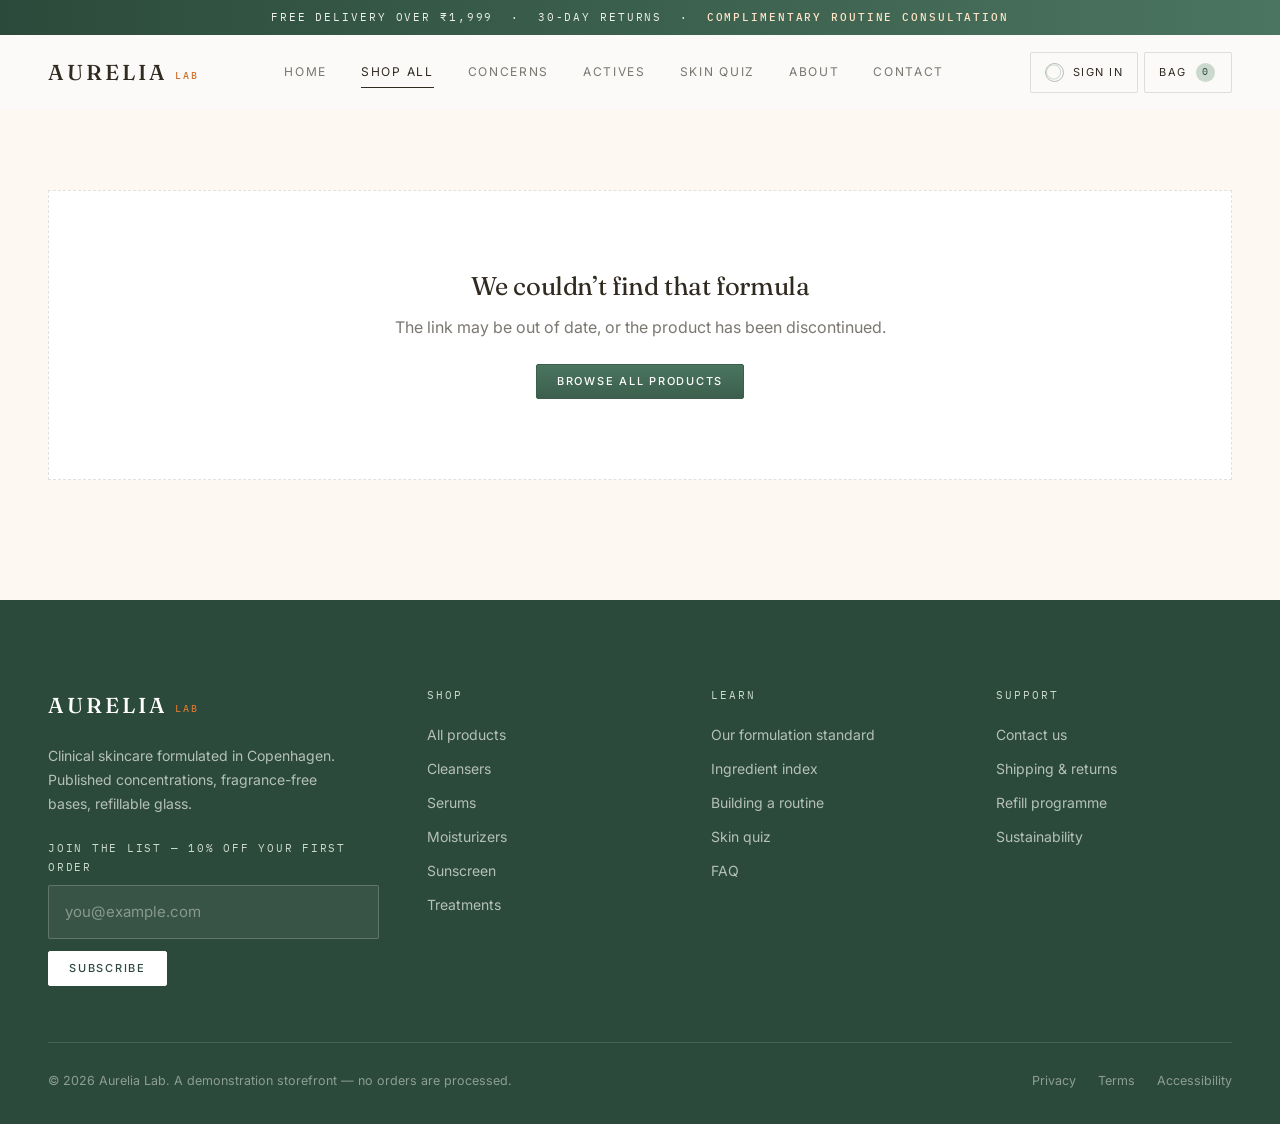
<file: product.html>
<!DOCTYPE html>
<html lang="en">
<head>
<meta charset="utf-8">
<meta name="viewport" content="width=device-width, initial-scale=1, maximum-scale=1, user-scalable=no">
<title>Product — Aurelia Lab</title>
<meta name="description" content="Full ingredient list, published active concentrations and how-to-use instructions for every Aurelia Lab formula.">
<link rel="preconnect" href="https://fonts.googleapis.com">
<link rel="preconnect" href="https://fonts.gstatic.com" crossorigin>
<link href="https://fonts.googleapis.com/css2?family=Fraunces:ital,opsz,wght@0,9..144,300..600;1,9..144,300..500&family=IBM+Plex+Mono:wght@400;500&family=Inter:wght@300;400;500&display=swap" rel="stylesheet">
<link rel="stylesheet" href="css/style.css">
</head>
<body>

<a class="skip-link" href="#main">Skip to content</a>

<div class="announce">
  Free delivery over ₹1,999 &nbsp;·&nbsp; 30-day returns &nbsp;·&nbsp; <strong>Complimentary routine consultation</strong>
</div>

<header class="site-header">
  <div class="container header-inner">
    <a class="logo" href="index.html">Aurelia<em>Lab</em></a>

    <nav class="nav" data-nav id="mainNav" aria-label="Main navigation">
      <a class="nav__link" href="index.html">Home</a>
      <a class="nav__link is-active" href="shop.html">Shop all</a>
      <a class="nav__link" href="index.html#concerns">Concerns</a>
      <a class="nav__link" href="index.html#ingredients">Actives</a>
      <a class="nav__link" href="quiz.html">Skin quiz</a>
      <a class="nav__link" href="about.html">About</a>
      <a class="nav__link" href="contact.html">Contact</a>
    </nav>

    <div class="header-actions">
      <button type="button" class="cart-btn" data-cart-open aria-label="Open shopping bag">
        Bag <span class="cart-btn__count" data-cart-count data-empty="true">0</span>
      </button>
      <button type="button" class="nav-toggle" data-nav-toggle aria-expanded="false" aria-label="Toggle menu">
        <span class="nav-toggle__bars"></span>
      </button>
    </div>
  </div>
</header>

<main id="main">

  <div id="pdpRoot"></div>

  <div id="notFound" class="container" hidden>
    <div class="empty-state" style="margin: 80px 0 120px;">
      <h3>We couldn&rsquo;t find that formula</h3>
      <p>The link may be out of date, or the product has been discontinued.</p>
      <a class="btn btn--primary btn--sm" href="shop.html">Browse all products</a>
    </div>
  </div>

</main>

<footer class="site-footer">
  <div class="container">
    <div class="footer-top">
      <div class="footer-brand">
        <a class="logo" href="index.html">Aurelia<em>Lab</em></a>
        <p>Clinical skincare formulated in Copenhagen. Published concentrations, fragrance-free bases, refillable glass.</p>
        <form class="footer-news" data-newsletter novalidate>
          <label class="field__label" for="newsletterEmail">Join the list — 10% off your first order</label>
          <div class="field">
            <input class="field__input" id="newsletterEmail" type="email" name="email" placeholder="you@example.com" autocomplete="email" required>
            <span class="field__error" role="alert"></span>
          </div>
          <button class="btn btn--light btn--sm" type="submit">Subscribe</button>
        </form>
      </div>

      <div class="footer-col">
        <h4>Shop</h4>
        <ul>
          <li><a href="shop.html">All products</a></li>
          <li><a href="shop.html?category=Cleanser">Cleansers</a></li>
          <li><a href="shop.html?category=Serum">Serums</a></li>
          <li><a href="shop.html?category=Moisturizer">Moisturizers</a></li>
          <li><a href="shop.html?category=SPF">Sunscreen</a></li>
          <li><a href="shop.html?category=Treatment">Treatments</a></li>
        </ul>
      </div>

      <div class="footer-col">
        <h4>Learn</h4>
        <ul>
          <li><a href="about.html">Our formulation standard</a></li>
          <li><a href="index.html#ingredients">Ingredient index</a></li>
          <li><a href="index.html#routine">Building a routine</a></li>
          <li><a href="quiz.html">Skin quiz</a></li>
          <li><a href="contact.html#faq">FAQ</a></li>
        </ul>
      </div>

      <div class="footer-col">
        <h4>Support</h4>
        <ul>
          <li><a href="contact.html">Contact us</a></li>
          <li><a href="contact.html#faq">Shipping &amp; returns</a></li>
          <li><a href="contact.html#faq">Refill programme</a></li>
          <li><a href="about.html">Sustainability</a></li>
        </ul>
      </div>
    </div>

    <div class="footer-bottom">
      <p class="mb-0">© 2026 Aurelia Lab. A demonstration storefront — no orders are processed.</p>
      <div class="footer-legal">
        <a href="#">Privacy</a>
        <a href="#">Terms</a>
        <a href="#">Accessibility</a>
      </div>
    </div>
  </div>
</footer>

<script src="vendor/supabase.min.js"></script>
<script src="js/supabase-config.js"></script>
<script src="js/supabase.js"></script>
<script src="js/data.js"></script>
<script src="js/ui.js"></script>
<script src="js/cart.js"></script>
<script src="js/auth.js"></script>
<script src="js/checkout.js"></script>
<script src="js/home.js"></script>
<script src="js/product.js"></script>
</body>
</html>
</file>
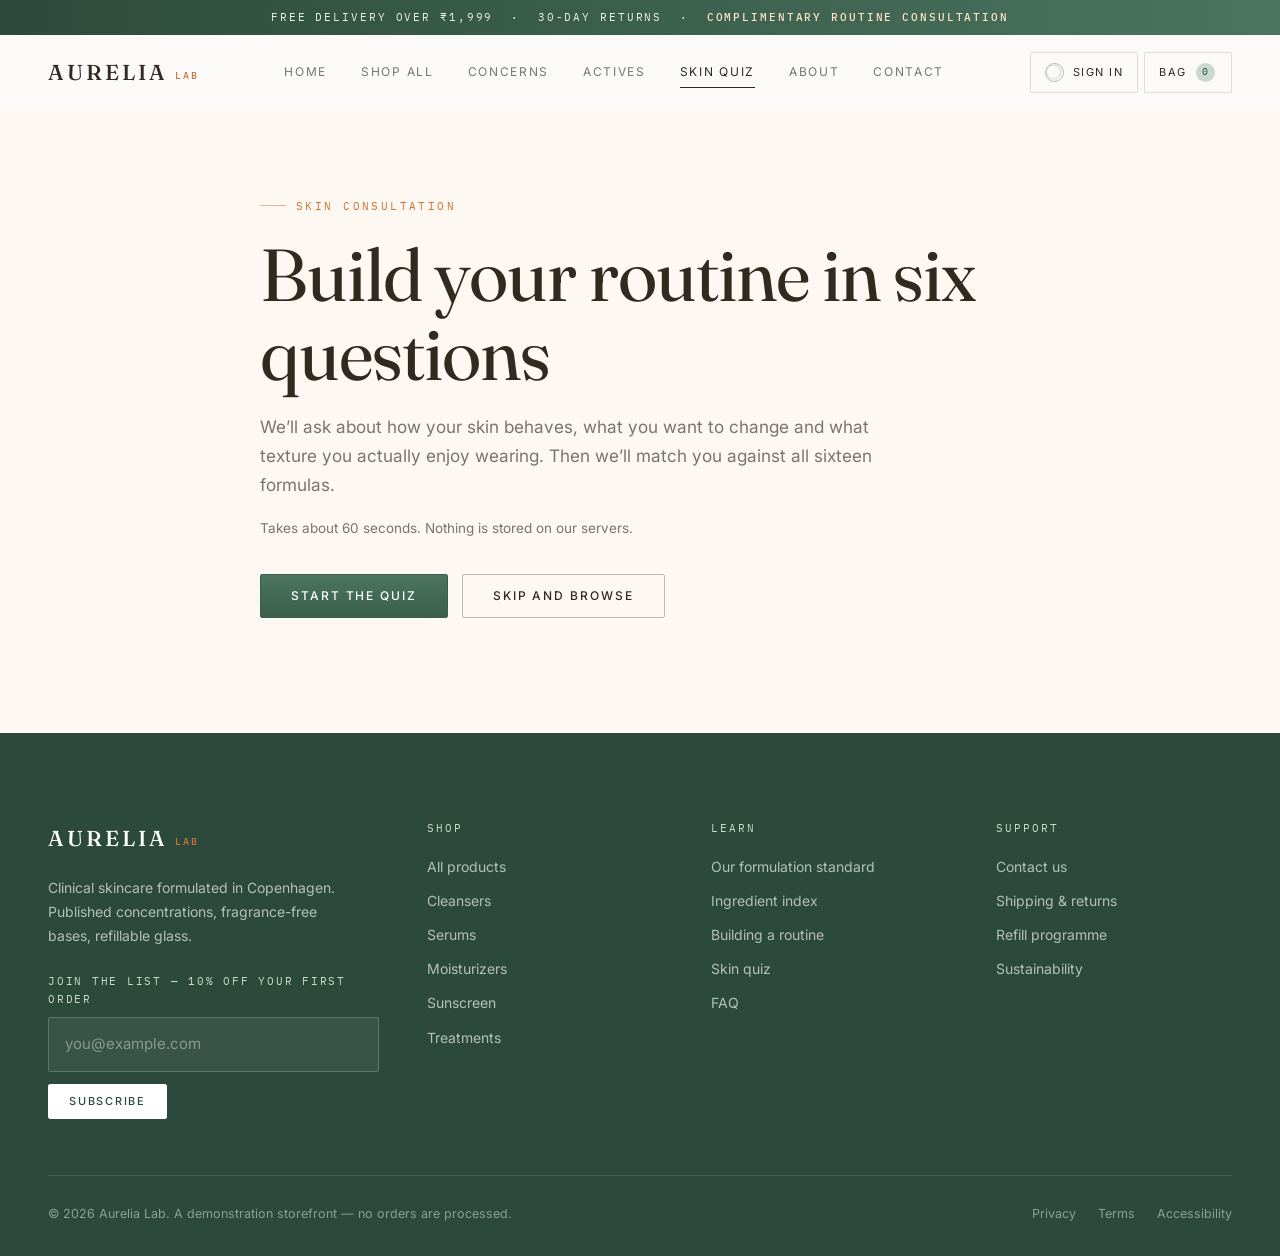
<file: quiz.html>
<!DOCTYPE html>
<html lang="en">
<head>
<meta charset="utf-8">
<meta name="viewport" content="width=device-width, initial-scale=1, maximum-scale=1, user-scalable=no">
<title>Skin Quiz — Aurelia Lab</title>
<meta name="description" content="Answer six questions and we'll build a morning and evening routine matched to your skin type and concerns.">
<link rel="preconnect" href="https://fonts.googleapis.com">
<link rel="preconnect" href="https://fonts.gstatic.com" crossorigin>
<link href="https://fonts.googleapis.com/css2?family=Fraunces:ital,opsz,wght@0,9..144,300..600;1,9..144,300..500&family=IBM+Plex+Mono:wght@400;500&family=Inter:wght@300;400;500&display=swap" rel="stylesheet">
<link rel="stylesheet" href="css/style.css">
</head>
<body>

<a class="skip-link" href="#main">Skip to content</a>

<div class="announce">
  Free delivery over ₹1,999 &nbsp;·&nbsp; 30-day returns &nbsp;·&nbsp; <strong>Complimentary routine consultation</strong>
</div>

<header class="site-header">
  <div class="container header-inner">
    <a class="logo" href="index.html">Aurelia<em>Lab</em></a>

    <nav class="nav" data-nav id="mainNav" aria-label="Main navigation">
      <a class="nav__link" href="index.html">Home</a>
      <a class="nav__link" href="shop.html">Shop all</a>
      <a class="nav__link" href="index.html#concerns">Concerns</a>
      <a class="nav__link" href="index.html#ingredients">Actives</a>
      <a class="nav__link is-active" href="quiz.html">Skin quiz</a>
      <a class="nav__link" href="about.html">About</a>
      <a class="nav__link" href="contact.html">Contact</a>
    </nav>

    <div class="header-actions">
      <button type="button" class="cart-btn" data-cart-open aria-label="Open shopping bag">
        Bag <span class="cart-btn__count" data-cart-count data-empty="true">0</span>
      </button>
      <button type="button" class="nav-toggle" data-nav-toggle aria-expanded="false" aria-label="Toggle menu">
        <span class="nav-toggle__bars"></span>
      </button>
    </div>
  </div>
</header>

<main id="main">
  <div class="container">
    <div class="quiz-shell">

      <div id="quizIntro">
        <p class="eyebrow">Skin consultation</p>
        <h1 class="section-title">Build your routine in six questions</h1>
        <p class="lede">
          We&rsquo;ll ask about how your skin behaves, what you want to change and what texture you
          actually enjoy wearing. Then we&rsquo;ll match you against all sixteen formulas.
        </p>
        <p class="muted" style="font-size:13.5px; margin-top:18px;">Takes about 60 seconds. Nothing is stored on our servers.</p>
        <div class="hero__actions">
          <button type="button" class="btn btn--primary" id="quizStart">Start the quiz</button>
          <a class="btn btn--ghost" href="shop.html">Skip and browse</a>
        </div>
      </div>

      <div id="quizBody" hidden>
        <div class="quiz-progress" id="quizProgress">
          <div class="quiz-progress__meta">
            <span id="quizStepLabel">Question 1 of 6</span>
            <span id="quizPercent">17%</span>
          </div>
          <div class="quiz-progress__track">
            <div class="quiz-progress__fill" id="quizFill"></div>
          </div>
        </div>

        <form id="quizSteps" novalidate></form>

        <div class="quiz-nav" id="quizNav">
          <button type="button" class="btn btn--ghost" id="quizBack" disabled>Back</button>
          <button type="button" class="btn btn--primary" id="quizNext" disabled>Next question</button>
        </div>
      </div>

      <div id="quizResult" hidden></div>

    </div>
  </div>
</main>

<footer class="site-footer">
  <div class="container">
    <div class="footer-top">
      <div class="footer-brand">
        <a class="logo" href="index.html">Aurelia<em>Lab</em></a>
        <p>Clinical skincare formulated in Copenhagen. Published concentrations, fragrance-free bases, refillable glass.</p>
        <form class="footer-news" data-newsletter novalidate>
          <label class="field__label" for="newsletterEmail">Join the list — 10% off your first order</label>
          <div class="field">
            <input class="field__input" id="newsletterEmail" type="email" name="email" placeholder="you@example.com" autocomplete="email" required>
            <span class="field__error" role="alert"></span>
          </div>
          <button class="btn btn--light btn--sm" type="submit">Subscribe</button>
        </form>
      </div>

      <div class="footer-col">
        <h4>Shop</h4>
        <ul>
          <li><a href="shop.html">All products</a></li>
          <li><a href="shop.html?category=Cleanser">Cleansers</a></li>
          <li><a href="shop.html?category=Serum">Serums</a></li>
          <li><a href="shop.html?category=Moisturizer">Moisturizers</a></li>
          <li><a href="shop.html?category=SPF">Sunscreen</a></li>
          <li><a href="shop.html?category=Treatment">Treatments</a></li>
        </ul>
      </div>

      <div class="footer-col">
        <h4>Learn</h4>
        <ul>
          <li><a href="about.html">Our formulation standard</a></li>
          <li><a href="index.html#ingredients">Ingredient index</a></li>
          <li><a href="index.html#routine">Building a routine</a></li>
          <li><a href="quiz.html">Skin quiz</a></li>
          <li><a href="contact.html#faq">FAQ</a></li>
        </ul>
      </div>

      <div class="footer-col">
        <h4>Support</h4>
        <ul>
          <li><a href="contact.html">Contact us</a></li>
          <li><a href="contact.html#faq">Shipping &amp; returns</a></li>
          <li><a href="contact.html#faq">Refill programme</a></li>
          <li><a href="about.html">Sustainability</a></li>
        </ul>
      </div>
    </div>

    <div class="footer-bottom">
      <p class="mb-0">© 2026 Aurelia Lab. A demonstration storefront — no orders are processed.</p>
      <div class="footer-legal">
        <a href="#">Privacy</a>
        <a href="#">Terms</a>
        <a href="#">Accessibility</a>
      </div>
    </div>
  </div>
</footer>

<script src="vendor/supabase.min.js"></script>
<script src="js/supabase-config.js"></script>
<script src="js/supabase.js"></script>
<script src="js/data.js"></script>
<script src="js/ui.js"></script>
<script src="js/cart.js"></script>
<script src="js/auth.js"></script>
<script src="js/checkout.js"></script>
<script src="js/home.js"></script>
<script src="js/quiz.js"></script>
</body>
</html>
</file>
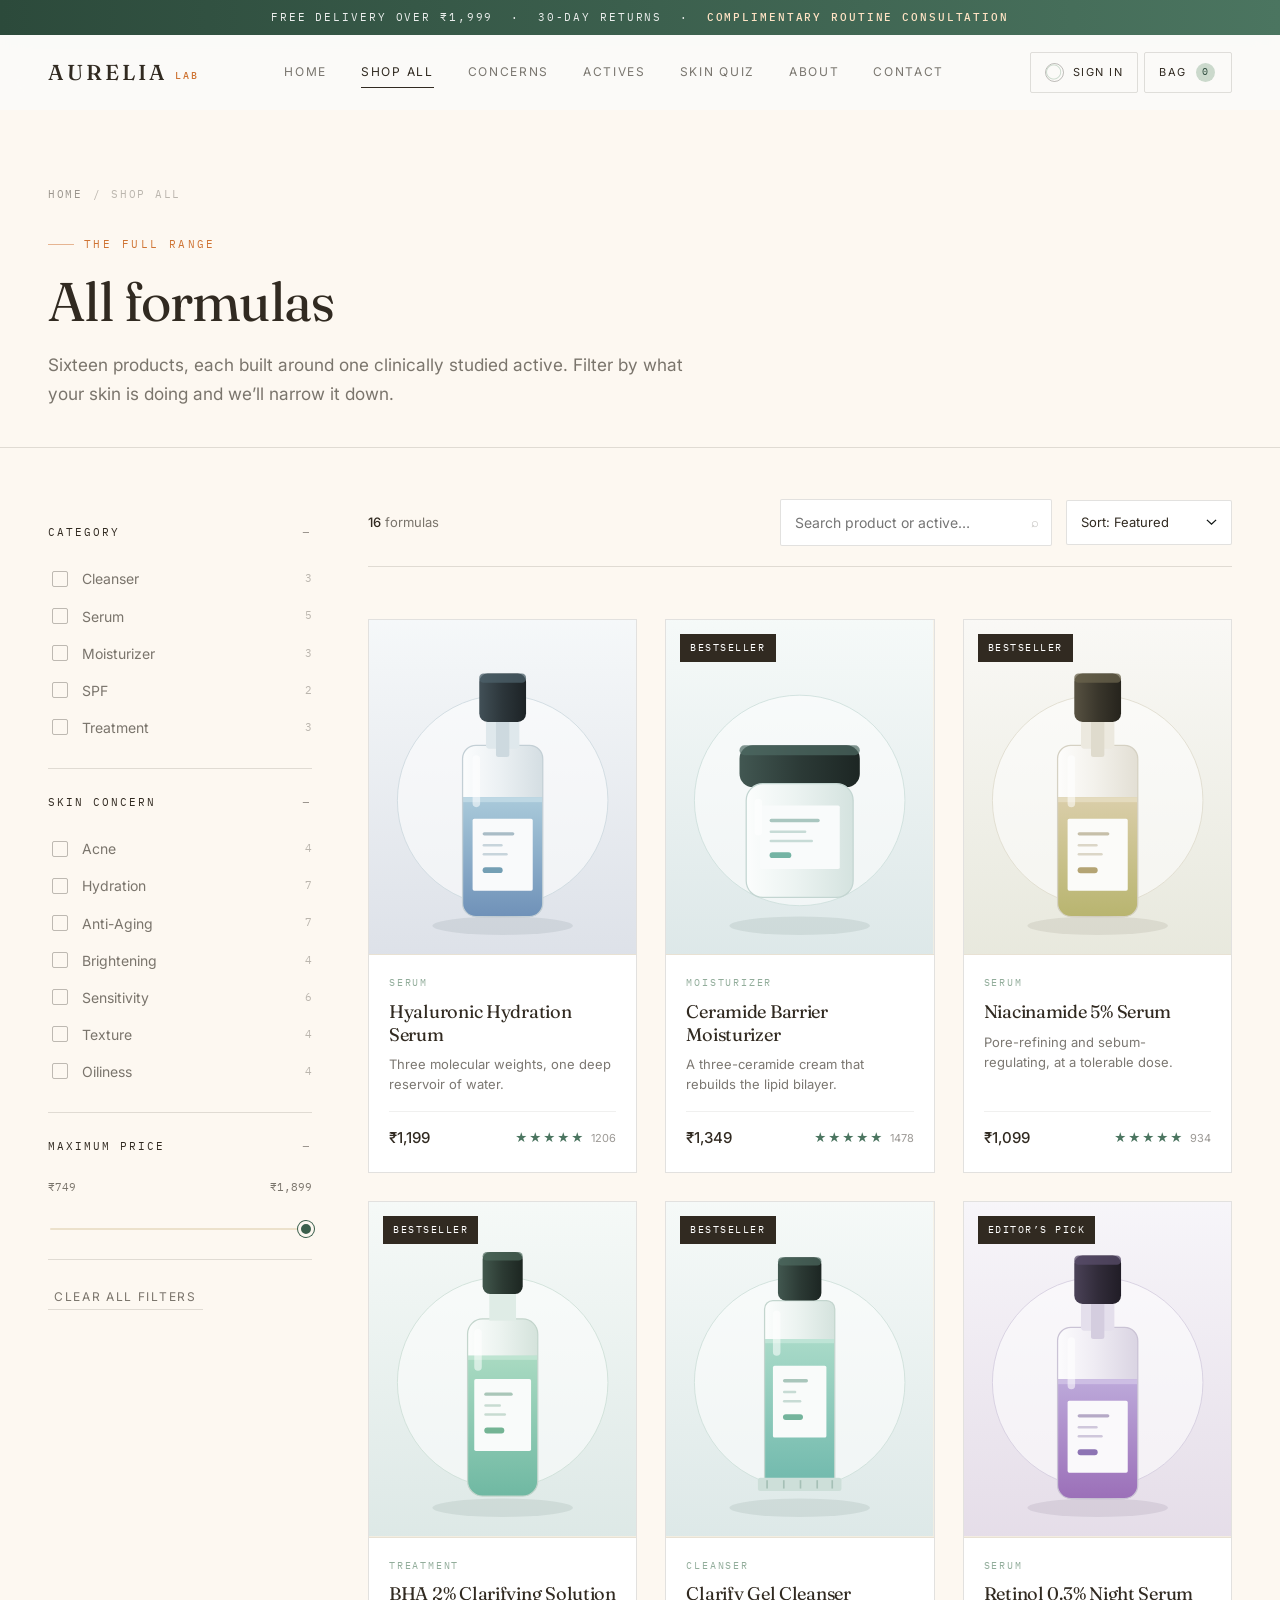
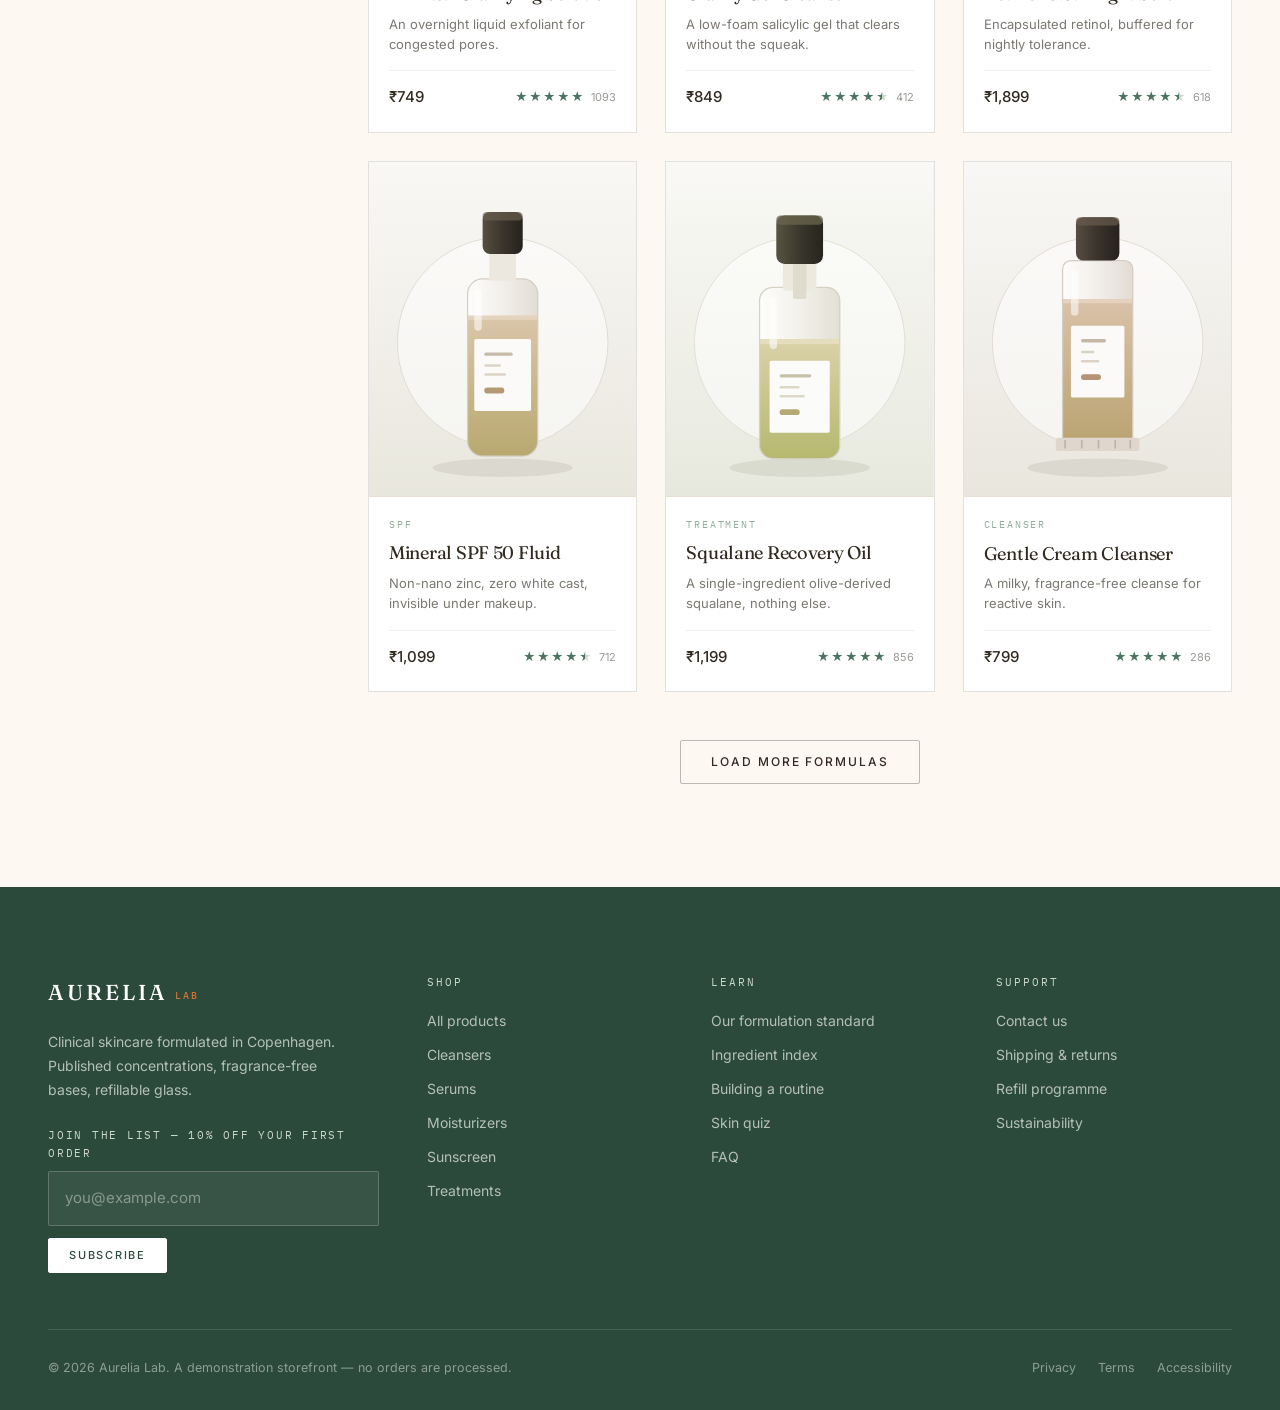
<file: shop.html>
<!DOCTYPE html>
<html lang="en">
<head>
<meta charset="utf-8">
<meta name="viewport" content="width=device-width, initial-scale=1, maximum-scale=1, user-scalable=no">
<title>Shop All — Aurelia Lab</title>
<meta name="description" content="Browse all 16 Aurelia Lab formulas. Filter by skin concern, category and price, or search by ingredient.">
<link rel="preconnect" href="https://fonts.googleapis.com">
<link rel="preconnect" href="https://fonts.gstatic.com" crossorigin>
<link href="https://fonts.googleapis.com/css2?family=Fraunces:ital,opsz,wght@0,9..144,300..600;1,9..144,300..500&family=IBM+Plex+Mono:wght@400;500&family=Inter:wght@300;400;500&display=swap" rel="stylesheet">
<link rel="stylesheet" href="css/style.css">
</head>
<body>

<a class="skip-link" href="#main">Skip to content</a>

<div class="announce">
  Free delivery over ₹1,999 &nbsp;·&nbsp; 30-day returns &nbsp;·&nbsp; <strong>Complimentary routine consultation</strong>
</div>

<header class="site-header">
  <div class="container header-inner">
    <a class="logo" href="index.html">Aurelia<em>Lab</em></a>

    <nav class="nav" data-nav id="mainNav" aria-label="Main navigation">
      <a class="nav__link" href="index.html">Home</a>
      <a class="nav__link is-active" href="shop.html">Shop all</a>
      <a class="nav__link" href="index.html#concerns">Concerns</a>
      <a class="nav__link" href="index.html#ingredients">Actives</a>
      <a class="nav__link" href="quiz.html">Skin quiz</a>
      <a class="nav__link" href="about.html">About</a>
      <a class="nav__link" href="contact.html">Contact</a>
    </nav>

    <div class="header-actions">
      <button type="button" class="cart-btn" data-cart-open aria-label="Open shopping bag">
        Bag <span class="cart-btn__count" data-cart-count data-empty="true">0</span>
      </button>
      <button type="button" class="nav-toggle" data-nav-toggle aria-expanded="false" aria-label="Toggle menu">
        <span class="nav-toggle__bars"></span>
      </button>
    </div>
  </div>
</header>

<main id="main">

  <div class="page-head">
    <div class="container">
      <nav class="breadcrumb" aria-label="Breadcrumb">
        <a href="index.html">Home</a>
        <span aria-hidden="true">/</span>
        <span aria-current="page">Shop all</span>
      </nav>
      <p class="eyebrow">The full range</p>
      <h1 class="section-title" style="font-size: clamp(2.2rem, 4.4vw, 3.4rem);">All formulas</h1>
      <p class="lede">
        Sixteen products, each built around one clinically studied active. Filter by what your skin
        is doing and we&rsquo;ll narrow it down.
      </p>
    </div>
  </div>

  <div class="container">
    <div class="shop-layout">

      <!-- ======================= FILTERS ======================= -->
      <aside class="filters" id="filters" aria-label="Product filters">
        <div class="filters__head">
          <h2>Filters</h2>
          <button type="button" class="icon-btn" data-filter-close aria-label="Close filters">✕</button>
        </div>

        <div class="filter-group" data-group>
          <button type="button" class="filter-group__head" data-group-toggle aria-expanded="true">Category</button>
          <div class="filter-group__body" id="categoryFilters"></div>
        </div>

        <div class="filter-group" data-group>
          <button type="button" class="filter-group__head" data-group-toggle aria-expanded="true">Skin concern</button>
          <div class="filter-group__body" id="concernFilters"></div>
        </div>

        <div class="filter-group" data-group>
          <button type="button" class="filter-group__head" data-group-toggle aria-expanded="true">Maximum price</button>
          <div class="filter-group__body">
            <div class="range">
              <div class="range__value">
                <span id="priceMinLabel">₹749</span>
                <span id="priceMaxLabel">₹1,899</span>
              </div>
              <label class="visually-hidden" for="priceRange">Maximum price</label>
              <input type="range" id="priceRange" min="20" max="68" step="1" value="68">
            </div>
          </div>
        </div>

        <div class="filter-group" style="border-bottom:0; padding-bottom:8px;">
          <button type="button" class="link-btn" data-filter-reset>Clear all filters</button>
        </div>
      </aside>

      <!-- ======================== RESULTS ====================== -->
      <section aria-label="Products">
        <div class="shop-toolbar">
          <div class="shop-toolbar__left">
            <button type="button" class="btn btn--ghost btn--sm filter-toggle" data-filter-open>
              Filters <span id="filterCount"></span>
            </button>
            <p class="result-count" id="resultCount" role="status" aria-live="polite">Loading…</p>
          </div>

          <div class="shop-toolbar__right">
            <div class="search-box">
              <label class="visually-hidden" for="searchInput">Search products</label>
              <input type="search" id="searchInput" placeholder="Search product or active…" autocomplete="off">
              <span class="search-box__icon" aria-hidden="true">⌕</span>
            </div>
            <label class="visually-hidden" for="sortSelect">Sort products</label>
            <select class="sort-select" id="sortSelect">
              <option value="featured">Sort: Featured</option>
              <option value="price-asc">Price: Low to high</option>
              <option value="price-desc">Price: High to low</option>
              <option value="rating">Top rated</option>
              <option value="name">Name: A–Z</option>
            </select>
          </div>
        </div>

        <div class="chips" id="activeChips"></div>

        <div class="grid grid--products" id="productGrid"></div>

        <div class="empty-state" id="emptyState" hidden>
          <h3>No formulas match that combination</h3>
          <p>Try widening the price range or removing a concern.</p>
          <button type="button" class="btn btn--ghost btn--sm" data-filter-reset>Clear all filters</button>
        </div>

        <div class="load-more-wrap">
          <button type="button" class="btn btn--ghost" id="loadMore" hidden>Load more formulas</button>
        </div>
      </section>

    </div>
  </div>

</main>

<div class="drawer-overlay" data-filter-overlay hidden></div>

<footer class="site-footer">
  <div class="container">
    <div class="footer-top">
      <div class="footer-brand">
        <a class="logo" href="index.html">Aurelia<em>Lab</em></a>
        <p>Clinical skincare formulated in Copenhagen. Published concentrations, fragrance-free bases, refillable glass.</p>
        <form class="footer-news" data-newsletter novalidate>
          <label class="field__label" for="newsletterEmail">Join the list — 10% off your first order</label>
          <div class="field">
            <input class="field__input" id="newsletterEmail" type="email" name="email" placeholder="you@example.com" autocomplete="email" required>
            <span class="field__error" role="alert"></span>
          </div>
          <button class="btn btn--light btn--sm" type="submit">Subscribe</button>
        </form>
      </div>

      <div class="footer-col">
        <h4>Shop</h4>
        <ul>
          <li><a href="shop.html">All products</a></li>
          <li><a href="shop.html?category=Cleanser">Cleansers</a></li>
          <li><a href="shop.html?category=Serum">Serums</a></li>
          <li><a href="shop.html?category=Moisturizer">Moisturizers</a></li>
          <li><a href="shop.html?category=SPF">Sunscreen</a></li>
          <li><a href="shop.html?category=Treatment">Treatments</a></li>
        </ul>
      </div>

      <div class="footer-col">
        <h4>Learn</h4>
        <ul>
          <li><a href="about.html">Our formulation standard</a></li>
          <li><a href="index.html#ingredients">Ingredient index</a></li>
          <li><a href="index.html#routine">Building a routine</a></li>
          <li><a href="quiz.html">Skin quiz</a></li>
          <li><a href="contact.html#faq">FAQ</a></li>
        </ul>
      </div>

      <div class="footer-col">
        <h4>Support</h4>
        <ul>
          <li><a href="contact.html">Contact us</a></li>
          <li><a href="contact.html#faq">Shipping &amp; returns</a></li>
          <li><a href="contact.html#faq">Refill programme</a></li>
          <li><a href="about.html">Sustainability</a></li>
        </ul>
      </div>
    </div>

    <div class="footer-bottom">
      <p class="mb-0">© 2026 Aurelia Lab. A demonstration storefront — no orders are processed.</p>
      <div class="footer-legal">
        <a href="#">Privacy</a>
        <a href="#">Terms</a>
        <a href="#">Accessibility</a>
      </div>
    </div>
  </div>
</footer>

<script src="vendor/supabase.min.js"></script>
<script src="js/supabase-config.js"></script>
<script src="js/supabase.js"></script>
<script src="js/data.js"></script>
<script src="js/ui.js"></script>
<script src="js/cart.js"></script>
<script src="js/auth.js"></script>
<script src="js/checkout.js"></script>
<script src="js/home.js"></script>
<script src="js/shop.js"></script>
</body>
</html>
</file>
<file: css/style.css>
/* ==========================================================================
   AURELIA LAB — style.css
   1.  Tokens
   2.  Reset & base
   3.  Typography
   4.  Layout primitives
   5.  Buttons & links
   6.  Forms
   7.  Header & navigation
   8.  Cart drawer
   9.  Toasts
   10. Footer
   11. Hero & home sections
   12. Product card & grid
   13. Shop page
   14. Product detail
   15. Quiz
   16. About
   17. Contact & FAQ
   18. Utilities, motion, responsive
   ========================================================================== */

/* ==========================================================================
   1. TOKENS
   ========================================================================== */

:root {
  /* Surface — warm ivory */
  --porcelain: #fdf8f1;
  --paper: #ffffff;
  --mist: #f7efe2;
  --sage-50: #f6efe1;
  --sage-100: #ece1cb;

  /* Ink — warm espresso */
  --ink: #312a21;
  --ink-80: rgba(49, 42, 33, 0.8);
  --ink-64: rgba(49, 42, 33, 0.64);
  --ink-48: rgba(49, 42, 33, 0.48);
  --ink-32: rgba(49, 42, 33, 0.32);

  /* Brand — warm forest greens */
  --green-900: #2c4a3b;
  --green-700: #3b5f4c;
  --green-600: #4b7560;
  --green-500: #5d8a71;
  --sage: #92ad9b;
  --sage-soft: #cbd9cc;

  /* Warm accents — the friendly colour */
  --apricot: #df9058;
  --apricot-deep: #cf7434;
  --rose: #c8786a;
  --gold: #cfa15e;
  --sand: #d9a567;
  --sand-soft: #f2e2c6;

  /* Feedback */
  --danger: #b25446;
  --danger-soft: #f9eae3;
  --success: #3e7a56;

  /* Lines — warm */
  --line: rgba(49, 42, 33, 0.14);
  --line-soft: rgba(49, 42, 33, 0.07);
  --line-strong: rgba(49, 42, 33, 0.3);

  /* Type */
  --font-display: "Fraunces", "Iowan Old Style", "Palatino Linotype", Georgia, serif;
  --font-sans: "Inter", -apple-system, BlinkMacSystemFont, "Segoe UI", Roboto, Helvetica, Arial, sans-serif;
  --font-mono: "IBM Plex Mono", ui-monospace, SFMono-Regular, Menlo, Consolas, monospace;

  /* Metrics */
  --container: 1240px;
  --gutter: 28px;
  --header-h: 74px;
  --radius-xs: 2px;
  --radius-sm: 4px;
  --radius-md: 8px;
  --radius-lg: 14px;
  --radius-pill: 999px;

  /* Elevation */
  --shadow-sm: 0 1px 2px rgba(73, 56, 38, 0.07);
  --shadow-md: 0 10px 28px -12px rgba(73, 56, 38, 0.24);
  --shadow-lg: 0 34px 80px -32px rgba(73, 56, 38, 0.42);

  /* Motion */
  --ease: cubic-bezier(0.22, 0.61, 0.36, 1);
  --dur: 260ms;

  --z-header: 100;
  --z-overlay: 200;
  --z-drawer: 210;
  --z-modal: 220;
  --z-toast: 300;
}

/* ==========================================================================
   2. RESET & BASE
   ========================================================================== */

*,
*::before,
*::after { box-sizing: border-box; }

html {
  -webkit-text-size-adjust: 100%;
  -ms-text-size-adjust: 100%;
  text-size-adjust: 100%;
  touch-action: manipulation;
  scroll-behavior: smooth;
  scroll-padding-top: calc(var(--header-h) + 20px);
}

button,
a,
input,
select,
textarea,
label,
.check,
.filter-group__head,
.qty__btn {
  touch-action: manipulation;
}

body {
  margin: 0;
  background: var(--porcelain);
  color: var(--ink);
  font-family: var(--font-sans);
  font-size: 16px;
  line-height: 1.65;
  font-weight: 400;
  -webkit-font-smoothing: antialiased;
  -moz-osx-font-smoothing: grayscale;
  overflow-x: hidden;
}

body.nav-open,
body.drawer-open,
body.modal-open { overflow: hidden; }

img,
svg { display: block; max-width: 100%; }

button,
input,
select,
textarea { font: inherit; color: inherit; }

button { background: none; border: 0; cursor: pointer; }

ul, ol { margin: 0; padding: 0; list-style: none; }

a { color: inherit; text-decoration: none; }

hr {
  border: 0;
  border-top: 1px solid var(--line);
  margin: 0;
}

::selection {
  background: var(--green-700);
  color: #fff;
}

:focus-visible {
  outline: 2px solid var(--green-600);
  outline-offset: 3px;
  border-radius: var(--radius-xs);
}

.skip-link {
  position: absolute;
  left: 16px;
  top: -100px;
  z-index: 500;
  background: var(--ink);
  color: #fff;
  padding: 12px 20px;
  font-size: 13px;
  letter-spacing: 0.08em;
  text-transform: uppercase;
  transition: top var(--dur) var(--ease);
}
.skip-link:focus { top: 16px; }

/* ==========================================================================
   3. TYPOGRAPHY
   ========================================================================== */

h1, h2, h3, h4 {
  font-family: var(--font-display);
  font-weight: 400;
  font-optical-sizing: auto;
  line-height: 1.08;
  letter-spacing: -0.015em;
  margin: 0;
  color: var(--ink);
}

h1 { font-size: clamp(2.6rem, 6vw, 4.6rem); }
h2 { font-size: clamp(2rem, 4vw, 3.1rem); }
h3 { font-size: clamp(1.25rem, 2vw, 1.6rem); line-height: 1.2; }
h4 { font-size: 1.05rem; line-height: 1.3; }

p { margin: 0 0 1em; }
p:last-child { margin-bottom: 0; }

.eyebrow {
  display: inline-flex;
  align-items: center;
  gap: 10px;
  font-family: var(--font-mono);
  font-size: 11px;
  letter-spacing: 0.22em;
  text-transform: uppercase;
  color: var(--apricot-deep);
  margin: 0 0 20px;
}
.eyebrow::before {
  content: "";
  width: 26px;
  height: 1px;
  background: currentColor;
  opacity: 0.5;
}
.eyebrow--light { color: var(--sage-soft); }

.lede {
  font-size: 1.075rem;
  color: var(--ink-64);
  max-width: 60ch;
  line-height: 1.7;
}

.muted { color: var(--ink-64); }
.mono {
  font-family: var(--font-mono);
  font-size: 11px;
  letter-spacing: 0.16em;
  text-transform: uppercase;
}

.section-title { margin-bottom: 18px; }

/* ==========================================================================
   4. LAYOUT PRIMITIVES
   ========================================================================== */

.container {
  width: 100%;
  max-width: var(--container);
  margin: 0 auto;
  padding: 0 var(--gutter);
}
.container--narrow { max-width: 840px; }
.container--wide { max-width: 1440px; }

.section { padding: clamp(64px, 9vw, 128px) 0; }
.section--tight { padding: clamp(48px, 6vw, 80px) 0; }
.section--mist { background: var(--mist); }
.section--ink { background: linear-gradient(140deg, var(--green-900) 0%, var(--green-600) 100%); color: #f4eee2; }
.section--ink h1,
.section--ink h2,
.section--ink h3 { color: #fff; }
.section--ink .lede { color: rgba(238, 242, 239, 0.72); }

.section-head {
  display: flex;
  align-items: flex-end;
  justify-content: space-between;
  gap: 32px;
  flex-wrap: wrap;
  margin-bottom: clamp(32px, 4vw, 56px);
}
.section-head__text { max-width: 62ch; }

.rule {
  height: 1px;
  background: var(--line);
  width: 100%;
}

.grid { display: grid; gap: 28px; }
.grid--2 { grid-template-columns: repeat(2, minmax(0, 1fr)); }
.grid--3 { grid-template-columns: repeat(3, minmax(0, 1fr)); }
.grid--4 { grid-template-columns: repeat(4, minmax(0, 1fr)); }
.grid--products { grid-template-columns: repeat(auto-fill, minmax(255px, 1fr)); }

/* ==========================================================================
   5. BUTTONS & LINKS
   ========================================================================== */

.btn {
  display: inline-flex;
  align-items: center;
  justify-content: center;
  gap: 10px;
  padding: 15px 30px;
  border: 1px solid transparent;
  border-radius: var(--radius-xs);
  font-size: 12px;
  font-weight: 500;
  letter-spacing: 0.16em;
  text-transform: uppercase;
  line-height: 1;
  cursor: pointer;
  transition: background var(--dur) var(--ease), color var(--dur) var(--ease),
              border-color var(--dur) var(--ease), transform var(--dur) var(--ease);
  white-space: nowrap;
}
.btn:active { transform: translateY(1px); }

.btn--primary {
  background: linear-gradient(180deg, var(--green-600) 0%, var(--green-700) 100%);
  color: #fff;
  border-color: var(--green-700);
}
.btn--primary:hover { background: linear-gradient(180deg, var(--green-700) 0%, var(--green-900) 100%); border-color: var(--green-900); }

.btn--ghost {
  background: transparent;
  color: var(--ink);
  border-color: var(--line-strong);
}
.btn--ghost:hover { background: var(--ink); color: #fff; border-color: var(--ink); }

.btn--light {
  background: #fff;
  color: var(--green-900);
  border-color: #fff;
}
.btn--light:hover { background: transparent; color: #fff; }

.btn--outline-light {
  background: transparent;
  color: #fff;
  border-color: rgba(255, 255, 255, 0.42);
}
.btn--outline-light:hover { background: #fff; color: var(--green-900); border-color: #fff; }

.btn--block { width: 100%; }
.btn--sm { padding: 11px 20px; font-size: 11px; }
.btn[disabled] { opacity: 0.45; pointer-events: none; }

.link-btn {
  display: inline-flex;
  align-items: center;
  gap: 8px;
  font-size: 12px;
  letter-spacing: 0.14em;
  text-transform: uppercase;
  color: var(--ink-64);
  border-bottom: 1px solid var(--line);
  padding-bottom: 2px;
  transition: color var(--dur) var(--ease), border-color var(--dur) var(--ease);
}
.link-btn:hover { color: var(--ink); border-color: var(--ink); }

.arrow-link {
  display: inline-flex;
  align-items: center;
  gap: 10px;
  font-size: 12px;
  letter-spacing: 0.16em;
  text-transform: uppercase;
  color: var(--ink);
  padding-bottom: 4px;
  border-bottom: 1px solid var(--line-strong);
  transition: gap var(--dur) var(--ease), border-color var(--dur) var(--ease);
}
.arrow-link::after { content: "\2192"; transition: transform var(--dur) var(--ease); }
.arrow-link:hover { gap: 16px; border-color: var(--ink); }

.icon-btn {
  display: inline-flex;
  align-items: center;
  justify-content: center;
  width: 40px;
  height: 40px;
  border-radius: var(--radius-pill);
  color: var(--ink);
  transition: background var(--dur) var(--ease), color var(--dur) var(--ease);
}
.icon-btn:hover { background: var(--sage-100); }

/* ==========================================================================
   6. FORMS
   ========================================================================== */

.field { margin-bottom: 22px; }

.field__label {
  display: block;
  font-family: var(--font-mono);
  font-size: 11px;
  letter-spacing: 0.16em;
  text-transform: uppercase;
  color: var(--ink-64);
  margin-bottom: 9px;
}

.field__input,
.field__select,
.field__textarea {
  width: 100%;
  padding: 14px 16px;
  background: var(--paper);
  border: 1px solid var(--line);
  border-radius: var(--radius-xs);
  font-size: 15px;
  color: var(--ink);
  transition: border-color var(--dur) var(--ease), box-shadow var(--dur) var(--ease);
  appearance: none;
}
.field__textarea { min-height: 150px; resize: vertical; line-height: 1.6; }

.field__select {
  background-image: url("data:image/svg+xml,%3Csvg xmlns='http://www.w3.org/2000/svg' viewBox='0 0 12 8'%3E%3Cpath d='M1 1l5 5 5-5' fill='none' stroke='%23101514' stroke-width='1.4'/%3E%3C/svg%3E");
  background-repeat: no-repeat;
  background-position: right 16px center;
  background-size: 12px;
  padding-right: 42px;
}

.field__input:focus,
.field__select:focus,
.field__textarea:focus {
  outline: none;
  border-color: var(--green-600);
  box-shadow: 0 0 0 3px rgba(53, 104, 90, 0.12);
}

.field__input::placeholder,
.field__textarea::placeholder { color: var(--ink-32); }

.field__error {
  display: block;
  font-size: 12.5px;
  color: var(--danger);
  min-height: 0;
  margin-top: 7px;
  letter-spacing: 0.01em;
}
.field.has-error .field__input,
.field.has-error .field__textarea,
.field.has-error .field__select {
  border-color: var(--danger);
  background: var(--danger-soft);
}

.field-row {
  display: grid;
  grid-template-columns: repeat(2, minmax(0, 1fr));
  gap: 20px;
}

/* ==========================================================================
   7. HEADER & NAVIGATION
   ========================================================================== */

.site-header {
  position: sticky;
  top: 0;
  z-index: var(--z-header);
  background: rgba(251, 251, 250, 0.86);
  backdrop-filter: blur(14px);
  -webkit-backdrop-filter: blur(14px);
  border-bottom: 1px solid transparent;
  transition: border-color var(--dur) var(--ease), background var(--dur) var(--ease);
}
.site-header.is-scrolled { border-bottom-color: var(--line); }

.announce {
  background: linear-gradient(90deg, var(--green-900) 0%, var(--green-600) 100%);
  color: rgba(255, 255, 255, 0.9);
  text-align: center;
  padding: 9px 20px;
  font-family: var(--font-mono);
  font-size: 10.5px;
  letter-spacing: 0.18em;
  text-transform: uppercase;
}
.announce strong { color: #ffe3c4; font-weight: 500; }

.header-inner {
  display: flex;
  align-items: center;
  justify-content: space-between;
  gap: 24px;
  height: var(--header-h);
}

.logo {
  display: inline-flex;
  align-items: baseline;
  gap: 7px;
  font-family: var(--font-display);
  font-size: 1.35rem;
  letter-spacing: 0.14em;
  text-transform: uppercase;
  font-weight: 500;
  color: var(--ink);
  flex-shrink: 0;
}
.logo em {
  font-style: normal;
  font-family: var(--font-mono);
  font-size: 9.5px;
  letter-spacing: 0.2em;
  color: var(--apricot-deep);
  transform: translateY(-1px);
}

.nav { display: flex; align-items: center; gap: 34px; }

.nav__link {
  position: relative;
  font-size: 12px;
  letter-spacing: 0.14em;
  text-transform: uppercase;
  color: var(--ink-64);
  padding: 6px 0;
  transition: color var(--dur) var(--ease);
}
.nav__link::after {
  content: "";
  position: absolute;
  left: 0;
  bottom: 0;
  width: 100%;
  height: 1px;
  background: var(--ink);
  transform: scaleX(0);
  transform-origin: left;
  transition: transform var(--dur) var(--ease);
}
.nav__link:hover { color: var(--ink); }
.nav__link:hover::after,
.nav__link.is-active::after { transform: scaleX(1); }
.nav__link.is-active { color: var(--ink); }

.header-actions { display: flex; align-items: center; gap: 6px; }

.cart-btn {
  position: relative;
  display: inline-flex;
  align-items: center;
  gap: 9px;
  padding: 10px 16px 10px 14px;
  border: 1px solid var(--line);
  border-radius: var(--radius-xs);
  font-size: 11px;
  letter-spacing: 0.14em;
  text-transform: uppercase;
  color: var(--ink);
  transition: border-color var(--dur) var(--ease), background var(--dur) var(--ease);
}
.cart-btn:hover { border-color: var(--ink); }
.cart-btn__count {
  display: inline-flex;
  align-items: center;
  justify-content: center;
  min-width: 19px;
  height: 19px;
  padding: 0 5px;
  border-radius: var(--radius-pill);
  background: var(--green-700);
  color: #fff;
  font-family: var(--font-mono);
  font-size: 10px;
  letter-spacing: 0;
  transition: transform var(--dur) var(--ease);
}
.cart-btn__count[data-empty="true"] { background: var(--sage-soft); color: var(--green-900); }
.cart-btn__count.is-bumped { animation: bump 420ms var(--ease); }

@keyframes bump {
  0% { transform: scale(1); }
  40% { transform: scale(1.42); }
  100% { transform: scale(1); }
}

.account-btn {
  display: inline-flex;
  align-items: center;
  gap: 9px;
  padding: 10px 14px;
  border: 1px solid var(--line);
  border-radius: var(--radius-xs);
  font-size: 11px;
  letter-spacing: 0.14em;
  text-transform: uppercase;
  color: var(--ink);
  transition: border-color var(--dur) var(--ease), background var(--dur) var(--ease);
}
.account-btn:hover { border-color: var(--ink); }
.account-btn__badge {
  display: inline-flex;
  align-items: center;
  justify-content: center;
  width: 19px;
  height: 19px;
  border-radius: var(--radius-pill);
  border: 1px solid var(--line-strong);
  color: var(--sage-soft);
  font-size: 11px;
  line-height: 1;
  transition: background var(--dur) var(--ease), color var(--dur) var(--ease),
              border-color var(--dur) var(--ease);
}
.account-btn__badge.is-signed-in {
  background: var(--green-700);
  border-color: var(--green-700);
  color: #fff;
  font-family: var(--font-mono);
  font-size: 10px;
  letter-spacing: 0;
}

.nav-toggle {
  display: none;
  width: 42px;
  height: 42px;
  align-items: center;
  justify-content: center;
  border: 1px solid var(--line);
  border-radius: var(--radius-xs);
}
.nav-toggle__bars,
.nav-toggle__bars::before,
.nav-toggle__bars::after {
  display: block;
  width: 18px;
  height: 1.5px;
  background: var(--ink);
  transition: transform var(--dur) var(--ease), opacity var(--dur) var(--ease);
}
.nav-toggle__bars::before,
.nav-toggle__bars::after { content: ""; position: relative; }
.nav-toggle__bars::before { top: -6px; }
.nav-toggle__bars::after { top: 4.5px; }
.nav-toggle[aria-expanded="true"] .nav-toggle__bars { background: transparent; }
.nav-toggle[aria-expanded="true"] .nav-toggle__bars::before { transform: translateY(6px) rotate(45deg); }
.nav-toggle[aria-expanded="true"] .nav-toggle__bars::after { transform: translateY(-4.5px) rotate(-45deg); }

/* ==========================================================================
   8. CART DRAWER
   ========================================================================== */

.drawer-overlay {
  position: fixed;
  inset: 0;
  z-index: var(--z-overlay);
  background: rgba(16, 21, 20, 0.42);
  backdrop-filter: blur(2px);
  opacity: 0;
  transition: opacity var(--dur) var(--ease);
}
.drawer-overlay.is-open { opacity: 1; }

.cart-drawer {
  position: fixed;
  top: 0;
  right: 0;
  z-index: var(--z-drawer);
  width: min(430px, 100vw);
  height: 100%;
  height: 100dvh; /* mobile: keep drawer inside visible area (browser toolbar) */
  display: flex;
  flex-direction: column;
  background: var(--porcelain);
  border-left: 1px solid var(--line);
  box-shadow: var(--shadow-lg);
  transform: translateX(102%);
  transition: transform 340ms var(--ease);
  visibility: hidden;
}
.cart-drawer.is-open { transform: translateX(0); visibility: visible; }

.cart-drawer__head {
  display: flex;
  align-items: center;
  justify-content: space-between;
  padding: 22px 24px;
  border-bottom: 1px solid var(--line);
}
.cart-drawer__head h2 {
  font-size: 1.05rem;
  font-family: var(--font-mono);
  font-weight: 400;
  letter-spacing: 0.18em;
  text-transform: uppercase;
}
.cart-drawer__count { color: var(--ink-48); }

.cart-drawer__body { flex: 1; overflow-y: auto; padding: 8px 24px; }

.cart-shipping {
  padding: 18px 0 20px;
  border-bottom: 1px solid var(--line-soft);
}
.cart-shipping__label {
  font-size: 12.5px;
  color: var(--ink-64);
  margin-bottom: 10px;
}
.cart-shipping__label strong { color: var(--green-700); font-weight: 500; }
.cart-shipping__track {
  height: 3px;
  background: var(--sage-100);
  border-radius: var(--radius-pill);
  overflow: hidden;
}
.cart-shipping__fill {
  height: 100%;
  background: var(--green-600);
  width: 0;
  transition: width 420ms var(--ease);
}

.cart-line {
  display: grid;
  grid-template-columns: 76px 1fr;
  gap: 16px;
  padding: 20px 0;
  border-bottom: 1px solid var(--line-soft);
}
.cart-line__art {
  background: var(--sage-50);
  border: 1px solid var(--line-soft);
  overflow: hidden;
}
.cart-line__art svg { width: 100%; height: auto; }
.cart-line__top {
  display: flex;
  justify-content: space-between;
  gap: 12px;
  align-items: flex-start;
}
.cart-line__name {
  font-family: var(--font-display);
  font-size: 1rem;
  line-height: 1.25;
  margin-bottom: 3px;
}
.cart-line__meta {
  font-family: var(--font-mono);
  font-size: 10.5px;
  letter-spacing: 0.14em;
  text-transform: uppercase;
  color: var(--ink-48);
}
.cart-line__price { font-size: 14px; white-space: nowrap; }
.cart-line__foot {
  display: flex;
  align-items: center;
  justify-content: space-between;
  margin-top: 14px;
  gap: 12px;
}

.qty {
  display: inline-flex;
  align-items: center;
  border: 1px solid var(--line);
  border-radius: var(--radius-xs);
}
.qty__btn {
  width: 30px;
  height: 30px;
  display: inline-flex;
  align-items: center;
  justify-content: center;
  font-size: 15px;
  color: var(--ink-64);
  transition: background var(--dur) var(--ease), color var(--dur) var(--ease);
}
.qty__btn:hover { background: var(--ink); color: #fff; }
.qty__value {
  min-width: 34px;
  text-align: center;
  font-family: var(--font-mono);
  font-size: 12px;
}

.cart-line__remove {
  font-size: 11px;
  letter-spacing: 0.1em;
  text-transform: uppercase;
  color: var(--ink-48);
  border-bottom: 1px solid transparent;
  transition: color var(--dur) var(--ease), border-color var(--dur) var(--ease);
}
.cart-line__remove:hover { color: var(--danger); border-color: var(--danger); }

.cart-empty {
  padding: 72px 0;
  text-align: center;
}
.cart-empty__mark {
  width: 54px;
  height: 54px;
  margin: 0 auto 20px;
  border: 1px solid var(--line);
  border-radius: var(--radius-pill);
  display: grid;
  place-items: center;
  color: var(--sage);
  font-size: 20px;
}
.cart-empty p { color: var(--ink-64); font-size: 14px; margin-bottom: 20px; }

.cart-drawer__foot {
  border-top: 1px solid var(--line);
  padding: 22px 24px 26px;
  background: var(--mist);
}
.cart-total {
  display: flex;
  align-items: baseline;
  justify-content: space-between;
  margin-bottom: 6px;
}
.cart-total span {
  font-family: var(--font-mono);
  font-size: 11px;
  letter-spacing: 0.16em;
  text-transform: uppercase;
  color: var(--ink-64);
}
.cart-total strong { font-size: 1.35rem; font-family: var(--font-display); font-weight: 500; }
.cart-note { font-size: 12px; color: var(--ink-48); margin-bottom: 18px; }
.cart-drawer__foot .link-btn { margin-top: 14px; font-size: 11px; }

.cart-auth {
  font-family: var(--font-mono);
  font-size: 10.5px;
  letter-spacing: 0.06em;
  text-transform: uppercase;
  color: var(--ink-48);
  margin-bottom: 16px;
  padding-bottom: 14px;
  border-bottom: 1px solid var(--line-soft);
}

/* ==========================================================================
   8b. ACCOUNT MODAL
   ========================================================================== */

.modal-overlay {
  position: fixed;
  inset: 0;
  z-index: var(--z-modal);
  background: rgba(16, 21, 20, 0.46);
  backdrop-filter: blur(2px);
  opacity: 0;
  transition: opacity var(--dur) var(--ease);
}
.modal-overlay.is-open { opacity: 1; }

.auth-modal {
  position: fixed;
  top: 50%;
  left: 50%;
  z-index: var(--z-modal);
  width: min(460px, calc(100vw - 40px));
  max-height: calc(100vh - 40px);
  max-height: calc(100dvh - 40px); /* mobile: modal never taller than visible area */
  overflow-y: auto;
  background: var(--porcelain);
  border: 1px solid var(--line);
  box-shadow: var(--shadow-lg);
  transform: translate(-50%, -46%) scale(0.98);
  opacity: 0;
  visibility: hidden;
  transition: transform 300ms var(--ease), opacity var(--dur) var(--ease),
              visibility var(--dur) var(--ease);
}
.auth-modal.is-open {
  transform: translate(-50%, -50%) scale(1);
  opacity: 1;
  visibility: visible;
}

.auth-modal__head {
  display: flex;
  align-items: center;
  justify-content: space-between;
  padding: 22px 26px;
  border-bottom: 1px solid var(--line);
}
.auth-modal__head h2 {
  font-size: 1.05rem;
  font-family: var(--font-mono);
  font-weight: 400;
  letter-spacing: 0.18em;
  text-transform: uppercase;
}
.auth-modal__body { padding: 26px; }

.auth-tabs {
  display: grid;
  grid-template-columns: 1fr 1fr;
  margin-bottom: 26px;
  border-bottom: 1px solid var(--line);
}
.auth-tab {
  padding: 12px 0 13px;
  font-size: 11.5px;
  letter-spacing: 0.16em;
  text-transform: uppercase;
  color: var(--ink-48);
  border-bottom: 1px solid transparent;
  margin-bottom: -1px;
  transition: color var(--dur) var(--ease), border-color var(--dur) var(--ease);
}
.auth-tab:hover { color: var(--ink); }
.auth-tab.is-active { color: var(--ink); border-bottom-color: var(--green-600); }

.auth-note {
  margin-top: 18px;
  font-family: var(--font-mono);
  font-size: 10.5px;
  letter-spacing: 0.04em;
  color: var(--ink-48);
  text-align: center;
}

.field__hint {
  display: block;
  margin-top: 7px;
  font-family: var(--font-mono);
  font-size: 10.5px;
  letter-spacing: 0.04em;
  color: var(--ink-48);
}

.auth-user {
  display: flex;
  align-items: center;
  gap: 18px;
  padding: 8px 2px 26px;
}
.auth-user__initial {
  display: grid;
  place-items: center;
  width: 52px;
  height: 52px;
  border-radius: var(--radius-pill);
  background: var(--green-700);
  color: #fff;
  font-family: var(--font-display);
  font-size: 1.35rem;
  flex-shrink: 0;
}
.auth-user__name {
  font-family: var(--font-display);
  font-size: 1.2rem;
  line-height: 1.2;
}
.auth-user__email { color: var(--ink-64); font-size: 13px; }

/* ==========================================================================
   9. TOASTS
   ========================================================================== */

.toast-stack {
  position: fixed;
  top: 20px;
  right: 20px;
  z-index: var(--z-toast);
  display: flex;
  flex-direction: column;
  gap: 10px;
  width: min(370px, calc(100vw - 40px));
  pointer-events: none;
}

.toast {
  display: flex;
  align-items: center;
  gap: 12px;
  padding: 14px 16px;
  background: var(--paper);
  border: 1px solid var(--line);
  border-left: 3px solid var(--green-600);
  box-shadow: var(--shadow-md);
  font-size: 13.5px;
  line-height: 1.45;
  pointer-events: auto;
  opacity: 0;
  transform: translateX(16px);
  transition: opacity var(--dur) var(--ease), transform var(--dur) var(--ease);
}
.toast.is-in { opacity: 1; transform: translateX(0); }
.toast.is-leaving { opacity: 0; transform: translateX(16px); }
.toast--error { border-left-color: var(--danger); }
.toast--info { border-left-color: var(--sand); }

.toast__icon {
  flex-shrink: 0;
  width: 22px;
  height: 22px;
  display: grid;
  place-items: center;
  border-radius: var(--radius-pill);
  background: var(--sage-100);
  color: var(--green-700);
  font-size: 11px;
}
.toast--error .toast__icon { background: var(--danger-soft); color: var(--danger); }
.toast__text { flex: 1; }
.toast__action {
  font-size: 11px;
  letter-spacing: 0.12em;
  text-transform: uppercase;
  color: var(--green-600);
  border-bottom: 1px solid currentColor;
  white-space: nowrap;
}
.toast__close { color: var(--ink-32); font-size: 11px; flex-shrink: 0; }
.toast__close:hover { color: var(--ink); }

/* ==========================================================================
   10. FOOTER
   ========================================================================== */

.site-footer {
  background: var(--green-900);
  color: rgba(238, 242, 239, 0.7);
  padding: clamp(56px, 7vw, 88px) 0 32px;
  font-size: 14px;
}
.site-footer h3,
.site-footer h4 { color: #fff; }

.footer-top {
  display: grid;
  grid-template-columns: 1.4fr 1fr 1fr 1fr;
  gap: 48px;
  padding-bottom: 56px;
  border-bottom: 1px solid rgba(255, 255, 255, 0.13);
}
.footer-brand .logo { color: #fff; }
.footer-brand p { margin: 20px 0 24px; max-width: 34ch; line-height: 1.7; }

.footer-col h4 {
  font-family: var(--font-mono);
  font-size: 11px;
  letter-spacing: 0.18em;
  text-transform: uppercase;
  font-weight: 400;
  margin-bottom: 20px;
  color: var(--sage-soft);
}
.footer-col li { margin-bottom: 11px; }
.footer-col a { transition: color var(--dur) var(--ease); }
.footer-col a:hover { color: #fff; }

.footer-news .field__label { color: var(--sage-soft); }
.footer-news .field__input {
  background: rgba(255, 255, 255, 0.06);
  border-color: rgba(255, 255, 255, 0.2);
  color: #fff;
}
.footer-news .field__input::placeholder { color: rgba(255, 255, 255, 0.4); }
.footer-news .field__input:focus { border-color: var(--sage); box-shadow: none; }
.footer-news .field { margin-bottom: 12px; }
.footer-news .field__error { color: #e8b0a6; }
.footer-news .field.has-error .field__input { background: rgba(163, 55, 42, 0.18); }

.footer-bottom {
  display: flex;
  align-items: center;
  justify-content: space-between;
  gap: 20px;
  flex-wrap: wrap;
  padding-top: 28px;
  font-size: 12.5px;
  color: rgba(238, 242, 239, 0.5);
}
.footer-legal { display: flex; gap: 22px; flex-wrap: wrap; }
.footer-legal a:hover { color: #fff; }

/* ==========================================================================
   11. HERO & HOME SECTIONS
   ========================================================================== */

.hero {
  position: relative;
  display: grid;
  grid-template-columns: 1.05fr 0.95fr;
  align-items: center;
  gap: clamp(32px, 5vw, 72px);
  padding: clamp(56px, 7vw, 104px) 0 clamp(64px, 8vw, 120px);
}
.hero__title { margin-bottom: 26px; }
.hero__title em {
  font-style: italic;
  color: var(--apricot-deep);
}
.hero__actions {
  display: flex;
  gap: 14px;
  flex-wrap: wrap;
  margin-top: 34px;
}
.hero__stats {
  display: flex;
  gap: 44px;
  margin-top: 52px;
  padding-top: 30px;
  border-top: 1px solid var(--line);
  flex-wrap: wrap;
}
.hero__stat strong {
  display: block;
  font-family: var(--font-display);
  font-size: 1.9rem;
  font-weight: 400;
  line-height: 1;
  margin-bottom: 6px;
}
.hero__stat span {
  font-family: var(--font-mono);
  font-size: 10.5px;
  letter-spacing: 0.16em;
  text-transform: uppercase;
  color: var(--ink-48);
}

.hero__art {
  position: relative;
  aspect-ratio: 4 / 5;
  background: linear-gradient(150deg, #fbf0dd 0%, #f4e3c6 55%, #eed7bb 100%);
  border: 1px solid var(--line-soft);
  overflow: hidden;
}
.hero__art svg { width: 100%; height: 100%; }
.hero__art-tag {
  position: absolute;
  left: 20px;
  bottom: 20px;
  right: 20px;
  display: flex;
  align-items: center;
  justify-content: space-between;
  gap: 16px;
  background: rgba(255, 255, 255, 0.92);
  backdrop-filter: blur(8px);
  border: 1px solid var(--line-soft);
  padding: 14px 18px;
}
.hero__art-tag strong { display: block; font-size: 14px; font-weight: 500; }
.hero__art-tag span {
  font-family: var(--font-mono);
  font-size: 10px;
  letter-spacing: 0.14em;
  text-transform: uppercase;
  color: var(--ink-48);
}

/* Trust bar */
.trust-bar {
  border-top: 1px solid var(--line);
  border-bottom: 1px solid var(--line);
  background: var(--paper);
}
.trust-bar__inner {
  display: grid;
  grid-template-columns: repeat(4, minmax(0, 1fr));
}
.trust-item {
  padding: 30px 24px;
  border-right: 1px solid var(--line-soft);
  display: flex;
  gap: 14px;
  align-items: flex-start;
}
.trust-item:last-child { border-right: 0; }
.trust-item__mark {
  flex-shrink: 0;
  width: 30px;
  height: 30px;
  border: 1px solid var(--line);
  border-radius: var(--radius-pill);
  display: grid;
  place-items: center;
  color: var(--green-600);
  font-size: 12px;
}
.trust-item:nth-child(1) .trust-item__mark { color: var(--green-600); border-color: rgba(75, 117, 96, 0.4); }
.trust-item:nth-child(2) .trust-item__mark { color: var(--apricot-deep); border-color: rgba(207, 116, 52, 0.4); }
.trust-item:nth-child(3) .trust-item__mark { color: var(--rose); border-color: rgba(200, 120, 106, 0.4); }
.trust-item:nth-child(4) .trust-item__mark { color: var(--gold); border-color: rgba(207, 161, 94, 0.4); }
.trust-item strong { display: block; font-size: 13.5px; font-weight: 500; margin-bottom: 3px; }
.trust-item span { font-size: 12.5px; color: var(--ink-48); line-height: 1.5; }

/* Concern tiles */
.concern-grid {
  display: grid;
  grid-template-columns: repeat(auto-fit, minmax(230px, 1fr));
  border-top: 1px solid var(--line);
  border-left: 1px solid var(--line);
}
.concern-tile {
  position: relative;
  padding: 34px 28px 30px;
  border-right: 1px solid var(--line);
  border-bottom: 1px solid var(--line);
  background: var(--porcelain);
  transition: background var(--dur) var(--ease), transform var(--dur) var(--ease);
}
.concern-tile:hover { background: var(--paper); }
.concern-tile__index {
  font-family: var(--font-mono);
  font-size: 10.5px;
  letter-spacing: 0.2em;
  color: var(--apricot);
  display: block;
  margin-bottom: 34px;
}
.concern-tile h3 { font-size: 1.3rem; margin-bottom: 10px; }
.concern-tile p { font-size: 13.5px; color: var(--ink-64); line-height: 1.6; margin-bottom: 20px; }
.concern-tile__count {
  font-family: var(--font-mono);
  font-size: 10.5px;
  letter-spacing: 0.14em;
  text-transform: uppercase;
  color: var(--ink-48);
}

/* Ingredient spotlight */
.ingredient-list {
  border-top: 1px solid rgba(255, 255, 255, 0.15);
}
.ingredient-row {
  display: grid;
  grid-template-columns: 90px 1fr 1.2fr;
  gap: 32px;
  align-items: baseline;
  padding: 32px 0;
  border-bottom: 1px solid rgba(255, 255, 255, 0.15);
}
.ingredient-row__pct {
  font-family: var(--font-mono);
  font-size: 1.5rem;
  color: var(--sand);
  letter-spacing: 0.02em;
}
.ingredient-row h3 { font-size: 1.5rem; }
.ingredient-row p { color: rgba(238, 242, 239, 0.66); font-size: 14.5px; margin: 0; }

/* Protocol steps */
.protocol {
  display: grid;
  grid-template-columns: repeat(3, minmax(0, 1fr));
  gap: 0;
  border-top: 1px solid var(--line);
}
.protocol__step {
  padding: 40px 32px 44px;
  border-right: 1px solid var(--line);
  border-bottom: 1px solid var(--line);
  position: relative;
}
.protocol__step:last-child { border-right: 0; }
.protocol__num {
  font-family: var(--font-display);
  font-size: 3.4rem;
  line-height: 1;
  color: var(--sage-soft);
  display: block;
  margin-bottom: 22px;
}
.protocol__step h3 { margin-bottom: 12px; }
.protocol__step p { font-size: 14px; color: var(--ink-64); margin-bottom: 22px; }

/* Testimonials */
.quote-grid { display: grid; grid-template-columns: repeat(3, minmax(0, 1fr)); gap: 0; }
.quote {
  padding: 40px 34px;
  border-left: 1px solid var(--line);
  display: flex;
  flex-direction: column;
  gap: 22px;
}
.quote:first-child { border-left: 0; }
.quote__text {
  font-family: var(--font-display);
  font-size: 1.2rem;
  line-height: 1.5;
  letter-spacing: -0.01em;
}
.quote__meta {
  margin-top: auto;
  font-family: var(--font-mono);
  font-size: 10.5px;
  letter-spacing: 0.16em;
  text-transform: uppercase;
  color: var(--ink-48);
}
.quote__meta strong { color: var(--ink); font-weight: 500; display: block; margin-bottom: 4px; }

/* CTA band */
.cta-band {
  display: grid;
  grid-template-columns: 1fr 1fr;
  align-items: center;
  gap: 48px;
}

/* ==========================================================================
   12. PRODUCT CARD & GRID
   ========================================================================== */

.product-card {
  position: relative;
  display: flex;
  flex-direction: column;
  background: var(--paper);
  border: 1px solid var(--line);
  transition: border-color var(--dur) var(--ease), box-shadow var(--dur) var(--ease),
              transform var(--dur) var(--ease);
}
.product-card:hover {
  border-color: var(--line-strong);
  box-shadow: var(--shadow-md);
  transform: translateY(-3px);
}

.product-card__media {
  position: relative;
  background: var(--sage-50);
  overflow: hidden;
  border-bottom: 1px solid var(--line-soft);
}
.product-card__media svg { width: 100%; height: auto; transition: transform 520ms var(--ease); }
.product-card:hover .product-card__media svg { transform: scale(1.035); }

.product-card__badge {
  position: absolute;
  top: 14px;
  left: 14px;
  z-index: 2;
  background: var(--ink);
  color: #fff;
  font-family: var(--font-mono);
  font-size: 9.5px;
  letter-spacing: 0.16em;
  text-transform: uppercase;
  padding: 6px 10px;
}
.product-card__badge--new { background: var(--apricot); color: #fff; }

.product-card__quick {
  position: absolute;
  left: 14px;
  right: 14px;
  bottom: 14px;
  z-index: 2;
  opacity: 0;
  transform: translateY(8px);
  transition: opacity var(--dur) var(--ease), transform var(--dur) var(--ease);
}
.product-card:hover .product-card__quick,
.product-card:focus-within .product-card__quick { opacity: 1; transform: translateY(0); }

.product-card__body {
  padding: 20px 20px 22px;
  display: flex;
  flex-direction: column;
  flex: 1;
}
.product-card__cat {
  font-family: var(--font-mono);
  font-size: 10px;
  letter-spacing: 0.18em;
  text-transform: uppercase;
  color: var(--sage);
  margin-bottom: 9px;
}
.product-card__name {
  font-family: var(--font-display);
  font-size: 1.14rem;
  line-height: 1.25;
  margin-bottom: 8px;
}
.product-card__name a::after { content: ""; position: absolute; inset: 0; z-index: 1; }
.product-card__tagline {
  font-size: 13px;
  color: var(--ink-64);
  line-height: 1.55;
  margin-bottom: 16px;
}
.product-card__foot {
  margin-top: auto;
  padding-top: 14px;
  border-top: 1px solid var(--line-soft);
  display: flex;
  align-items: center;
  justify-content: space-between;
  gap: 12px;
}
.product-card__price { font-size: 15px; font-weight: 500; }
.product-card__rating { display: flex; align-items: center; gap: 7px; }
.product-card__rating small { font-size: 11px; color: var(--ink-48); }

.stars { display: inline-flex; gap: 1px; font-size: 12px; line-height: 1; color: var(--sage-soft); }
.star--full { color: var(--green-600); }
.star--half {
  background: linear-gradient(90deg, var(--green-600) 50%, var(--sage-soft) 50%);
  -webkit-background-clip: text;
  background-clip: text;
  color: transparent;
}

/* ==========================================================================
   13. SHOP PAGE
   ========================================================================== */

.page-head {
  padding: clamp(44px, 6vw, 76px) 0 clamp(28px, 3vw, 44px);
  border-bottom: 1px solid var(--line);
}
.breadcrumb {
  display: flex;
  align-items: center;
  gap: 10px;
  font-family: var(--font-mono);
  font-size: 10.5px;
  letter-spacing: 0.16em;
  text-transform: uppercase;
  color: var(--ink-48);
  margin-bottom: 22px;
}
.breadcrumb a:hover { color: var(--ink); }
.breadcrumb span { color: var(--ink-32); }

.shop-layout {
  display: grid;
  grid-template-columns: 264px minmax(0, 1fr);
  gap: 56px;
  align-items: start;
  padding: clamp(36px, 4vw, 56px) 0 clamp(64px, 8vw, 110px);
}

.filters { position: sticky; top: calc(var(--header-h) + 24px); }

/* Only surfaced once the filter rail becomes a mobile drawer. */
.filters__head { display: none; }

.filter-group { border-bottom: 1px solid var(--line); padding: 22px 0; }
.filter-group:first-child { padding-top: 0; }

.filter-group__head {
  display: flex;
  align-items: center;
  justify-content: space-between;
  width: 100%;
  font-family: var(--font-mono);
  font-size: 11px;
  letter-spacing: 0.18em;
  text-transform: uppercase;
  color: var(--ink);
  padding: 0;
}
.filter-group__head::after {
  content: "\2212";
  color: var(--ink-48);
  font-size: 13px;
  transition: transform var(--dur) var(--ease);
}
.filter-group.is-collapsed .filter-group__head::after { content: "+"; }
.filter-group__body { padding-top: 18px; }
.filter-group.is-collapsed .filter-group__body { display: none; }

.check {
  display: flex;
  align-items: center;
  gap: 11px;
  padding: 7px 0;
  cursor: pointer;
  font-size: 14px;
  color: var(--ink-64);
  transition: color var(--dur) var(--ease);
}
.check:hover { color: var(--ink); }
.check input {
  appearance: none;
  width: 16px;
  height: 16px;
  flex-shrink: 0;
  border: 1px solid var(--line-strong);
  border-radius: var(--radius-xs);
  position: relative;
  cursor: pointer;
  transition: background var(--dur) var(--ease), border-color var(--dur) var(--ease);
}
.check input:checked { background: var(--green-700); border-color: var(--green-700); }
.check input:checked::after {
  content: "";
  position: absolute;
  left: 5px;
  top: 1.5px;
  width: 4px;
  height: 8px;
  border: solid #fff;
  border-width: 0 1.6px 1.6px 0;
  transform: rotate(45deg);
}
.check__count { margin-left: auto; font-family: var(--font-mono); font-size: 10.5px; color: var(--ink-32); }
.check input:checked ~ .check__label { color: var(--ink); }

.range { padding-top: 4px; }
.range__value {
  display: flex;
  justify-content: space-between;
  font-family: var(--font-mono);
  font-size: 11px;
  color: var(--ink-64);
  margin-bottom: 14px;
}
.range input[type="range"] {
  width: 100%;
  appearance: none;
  height: 2px;
  background: var(--sage-100);
  border-radius: var(--radius-pill);
  cursor: pointer;
}
.range input[type="range"]::-webkit-slider-thumb {
  appearance: none;
  width: 16px;
  height: 16px;
  border-radius: var(--radius-pill);
  background: var(--green-700);
  border: 3px solid var(--porcelain);
  box-shadow: 0 0 0 1px var(--green-700);
}
.range input[type="range"]::-moz-range-thumb {
  width: 14px;
  height: 14px;
  border: 3px solid var(--porcelain);
  border-radius: var(--radius-pill);
  background: var(--green-700);
  box-shadow: 0 0 0 1px var(--green-700);
}

.shop-toolbar {
  display: flex;
  align-items: center;
  justify-content: space-between;
  gap: 20px;
  flex-wrap: wrap;
  padding-bottom: 20px;
  border-bottom: 1px solid var(--line);
  margin-bottom: 26px;
}
.shop-toolbar__left { display: flex; align-items: center; gap: 16px; flex-wrap: wrap; }
.shop-toolbar__right { display: flex; align-items: center; gap: 14px; }

.result-count { font-size: 13px; color: var(--ink-64); }
.result-count strong { color: var(--ink); font-weight: 500; }

.search-box {
  position: relative;
  min-width: 240px;
  flex: 1;
  max-width: 340px;
}
.search-box input {
  width: 100%;
  padding: 11px 38px 11px 14px;
  border: 1px solid var(--line);
  border-radius: var(--radius-xs);
  background: var(--paper);
  font-size: 14px;
}
.search-box input:focus { outline: none; border-color: var(--green-600); }
.search-box__icon {
  position: absolute;
  right: 13px;
  top: 50%;
  transform: translateY(-50%);
  color: var(--ink-32);
  font-size: 13px;
  pointer-events: none;
}

.sort-select {
  padding: 11px 38px 11px 14px;
  border: 1px solid var(--line);
  border-radius: var(--radius-xs);
  background: var(--paper);
  font-size: 13px;
  appearance: none;
  background-image: url("data:image/svg+xml,%3Csvg xmlns='http://www.w3.org/2000/svg' viewBox='0 0 12 8'%3E%3Cpath d='M1 1l5 5 5-5' fill='none' stroke='%23101514' stroke-width='1.4'/%3E%3C/svg%3E");
  background-repeat: no-repeat;
  background-position: right 14px center;
  background-size: 11px;
  cursor: pointer;
}
.sort-select:focus { outline: none; border-color: var(--green-600); }

.filter-toggle { display: none; }

.chips { display: flex; gap: 9px; flex-wrap: wrap; margin-bottom: 26px; }
.chip {
  display: inline-flex;
  align-items: center;
  gap: 8px;
  padding: 7px 12px;
  background: var(--sage-50);
  border: 1px solid var(--line-soft);
  border-radius: var(--radius-pill);
  font-size: 12px;
  color: var(--ink-80);
  transition: background var(--dur) var(--ease);
}
.chip:hover { background: var(--sage-100); }
.chip button { font-size: 11px; color: var(--ink-48); line-height: 1; }
.chip button:hover { color: var(--danger); }
.chip--clear { background: transparent; border-style: dashed; }

.empty-state {
  padding: 80px 24px;
  text-align: center;
  border: 1px dashed var(--line);
  background: var(--paper);
}
.empty-state h3 { margin-bottom: 12px; }
.empty-state p { color: var(--ink-64); margin-bottom: 24px; }

.load-more-wrap { display: flex; justify-content: center; margin-top: 48px; }

/* ==========================================================================
   14. PRODUCT DETAIL
   ========================================================================== */

.pdp {
  display: grid;
  grid-template-columns: minmax(0, 1.05fr) minmax(0, 0.95fr);
  gap: clamp(36px, 5vw, 76px);
  padding: clamp(36px, 5vw, 64px) 0 clamp(64px, 8vw, 104px);
  align-items: start;
}

.pdp__gallery { position: sticky; top: calc(var(--header-h) + 24px); }
.pdp__stage {
  background: var(--sage-50);
  border: 1px solid var(--line);
  overflow: hidden;
}
.pdp__stage svg { width: 100%; height: auto; }
.pdp__thumbs { display: flex; gap: 12px; margin-top: 12px; }
.pdp__thumb {
  width: 84px;
  border: 1px solid var(--line);
  background: var(--sage-50);
  padding: 0;
  overflow: hidden;
  transition: border-color var(--dur) var(--ease);
}
.pdp__thumb svg { width: 100%; height: auto; }
.pdp__thumb:hover { border-color: var(--line-strong); }
.pdp__thumb.is-active { border-color: var(--green-700); }

.pdp__cat {
  font-family: var(--font-mono);
  font-size: 10.5px;
  letter-spacing: 0.2em;
  text-transform: uppercase;
  color: var(--sage);
  margin-bottom: 14px;
}
.pdp__title { font-size: clamp(2rem, 3.4vw, 2.9rem); margin-bottom: 16px; }
.pdp__tagline {
  font-family: var(--font-display);
  font-size: 1.15rem;
  color: var(--ink-64);
  line-height: 1.55;
  margin-bottom: 24px;
}
.pdp__meta {
  display: flex;
  align-items: center;
  gap: 18px;
  flex-wrap: wrap;
  padding-bottom: 24px;
  border-bottom: 1px solid var(--line);
  margin-bottom: 26px;
  font-size: 13px;
  color: var(--ink-48);
}
.pdp__price {
  font-family: var(--font-display);
  font-size: 2rem;
  font-weight: 400;
  line-height: 1;
}
.pdp__size {
  font-family: var(--font-mono);
  font-size: 10.5px;
  letter-spacing: 0.14em;
  text-transform: uppercase;
  color: var(--ink-48);
}

.actives {
  border: 1px solid var(--line);
  background: var(--paper);
  margin-bottom: 26px;
}
.actives__head {
  display: flex;
  align-items: center;
  justify-content: space-between;
  padding: 13px 18px;
  border-bottom: 1px solid var(--line-soft);
  font-family: var(--font-mono);
  font-size: 10.5px;
  letter-spacing: 0.18em;
  text-transform: uppercase;
  color: var(--ink-64);
}
.actives__list { display: grid; grid-template-columns: repeat(3, minmax(0, 1fr)); }
.active-item {
  padding: 18px;
  border-right: 1px solid var(--line-soft);
}
.active-item:last-child { border-right: 0; }
.active-item strong {
  display: block;
  font-family: var(--font-display);
  font-size: 1.4rem;
  font-weight: 400;
  color: var(--green-700);
  margin-bottom: 4px;
}
.active-item span { font-size: 12px; color: var(--ink-64); line-height: 1.4; }

.pdp__buy {
  display: flex;
  gap: 12px;
  align-items: stretch;
  margin-bottom: 20px;
  flex-wrap: wrap;
}
.pdp__buy .qty { height: 48px; }
.pdp__buy .qty__btn { width: 40px; height: 100%; }
.pdp__buy .btn { flex: 1; min-width: 200px; }

.pdp__assurances {
  display: flex;
  flex-direction: column;
  gap: 9px;
  font-size: 13px;
  color: var(--ink-64);
  padding-top: 4px;
}
.pdp__assurances li { display: flex; gap: 10px; align-items: flex-start; }
.pdp__assurances li::before { content: "\2713"; color: var(--green-600); font-size: 12px; }

.tabs { margin-top: 44px; border-top: 1px solid var(--line); }
.tabs__nav { display: flex; gap: 30px; border-bottom: 1px solid var(--line); }
.tabs__btn {
  padding: 16px 0;
  font-family: var(--font-mono);
  font-size: 11px;
  letter-spacing: 0.16em;
  text-transform: uppercase;
  color: var(--ink-48);
  border-bottom: 1px solid transparent;
  margin-bottom: -1px;
  transition: color var(--dur) var(--ease), border-color var(--dur) var(--ease);
}
.tabs__btn:hover { color: var(--ink); }
.tabs__btn.is-active { color: var(--ink); border-bottom-color: var(--green-600); }
.tabs__panel { padding: 26px 0 0; font-size: 15px; color: var(--ink-80); line-height: 1.75; }
.tabs__panel[hidden] { display: none; }
.tabs__panel ol { counter-reset: step; }
.tabs__panel ol li {
  counter-increment: step;
  position: relative;
  padding-left: 42px;
  margin-bottom: 16px;
}
.tabs__panel ol li::before {
  content: counter(step, decimal-leading-zero);
  position: absolute;
  left: 0;
  top: 1px;
  font-family: var(--font-mono);
  font-size: 11px;
  color: var(--sage);
}

/* ==========================================================================
   15. QUIZ
   ========================================================================== */

.quiz-shell {
  max-width: 760px;
  margin: 0 auto;
  padding: clamp(44px, 6vw, 80px) 0 clamp(72px, 9vw, 120px);
}
.quiz-progress { margin-bottom: 44px; }
.quiz-progress__meta {
  display: flex;
  justify-content: space-between;
  font-family: var(--font-mono);
  font-size: 10.5px;
  letter-spacing: 0.16em;
  text-transform: uppercase;
  color: var(--ink-48);
  margin-bottom: 12px;
}
.quiz-progress__track { height: 2px; background: var(--sage-100); overflow: hidden; }
.quiz-progress__fill {
  height: 100%;
  width: 0;
  background: var(--green-700);
  transition: width 420ms var(--ease);
}

.quiz-step[hidden] { display: none; }
.quiz-step__q {
  font-family: var(--font-display);
  font-size: clamp(1.7rem, 3.2vw, 2.5rem);
  line-height: 1.15;
  margin-bottom: 12px;
}
.quiz-step__hint { color: var(--ink-48); font-size: 13.5px; margin-bottom: 34px; }

.quiz-options { display: grid; gap: 10px; }
.quiz-option {
  display: flex;
  align-items: center;
  gap: 16px;
  width: 100%;
  text-align: left;
  padding: 19px 22px;
  background: var(--paper);
  border: 1px solid var(--line);
  border-radius: var(--radius-xs);
  font-size: 15px;
  transition: border-color var(--dur) var(--ease), background var(--dur) var(--ease),
              transform var(--dur) var(--ease);
}
.quiz-option:hover { border-color: var(--green-600); transform: translateX(3px); }
.quiz-option.is-selected { border-color: var(--green-700); background: var(--sage-50); }
.quiz-option__mark {
  width: 20px;
  height: 20px;
  flex-shrink: 0;
  border: 1px solid var(--line-strong);
  border-radius: var(--radius-pill);
  position: relative;
}
.quiz-option.is-selected .quiz-option__mark { border-color: var(--green-700); }
.quiz-option.is-selected .quiz-option__mark::after {
  content: "";
  position: absolute;
  inset: 4px;
  border-radius: var(--radius-pill);
  background: var(--green-700);
}

.quiz-nav { display: flex; justify-content: space-between; gap: 16px; margin-top: 36px; }

.quiz-result { animation: fade-up 520ms var(--ease) both; }
.quiz-result__head { margin-bottom: 40px; }
.quiz-result__profile {
  display: flex;
  gap: 12px;
  flex-wrap: wrap;
  margin-top: 20px;
}
.quiz-result__tags { display: flex; gap: 8px; flex-wrap: wrap; }

.quiz-match { position: relative; }
.quiz-match__score {
  position: absolute;
  top: 14px;
  right: 14px;
  z-index: 2;
  background: rgba(255, 255, 255, 0.94);
  border: 1px solid var(--line-soft);
  font-family: var(--font-mono);
  font-size: 10px;
  letter-spacing: 0.12em;
  text-transform: uppercase;
  padding: 5px 9px;
  color: var(--green-700);
}
.quiz-routine {
  margin-top: 40px;
  padding: 30px;
  background: var(--mist);
  border: 1px solid var(--line);
  display: flex;
  align-items: center;
  justify-content: space-between;
  gap: 24px;
  flex-wrap: wrap;
}
.quiz-routine strong { display: block; font-family: var(--font-display); font-size: 1.3rem; font-weight: 400; margin-bottom: 6px; }
.quiz-routine span { font-size: 13.5px; color: var(--ink-64); }

@keyframes fade-up {
  from { opacity: 0; transform: translateY(14px); }
  to { opacity: 1; transform: translateY(0); }
}

/* ==========================================================================
   16. ABOUT
   ========================================================================== */

.about-hero {
  display: grid;
  grid-template-columns: 1fr 1fr;
  gap: clamp(36px, 5vw, 72px);
  align-items: center;
  padding: clamp(48px, 6vw, 88px) 0;
}

.timeline { border-top: 1px solid var(--line); }
.timeline__row {
  display: grid;
  grid-template-columns: 130px 1fr 1.4fr;
  gap: 32px;
  padding: 30px 0;
  border-bottom: 1px solid var(--line);
  align-items: baseline;
}
.timeline__year {
  font-family: var(--font-mono);
  font-size: 12px;
  letter-spacing: 0.14em;
  color: var(--sand);
}
.timeline__row h3 { font-size: 1.25rem; }
.timeline__row p { font-size: 14px; color: var(--ink-64); margin: 0; }

.value-grid { display: grid; grid-template-columns: repeat(3, minmax(0, 1fr)); gap: 0; border-top: 1px solid var(--line); }
.value-card {
  padding: 36px 30px 40px;
  border-right: 1px solid var(--line);
  border-bottom: 1px solid var(--line);
}
.value-card:last-child { border-right: 0; }
.value-card__mark {
  font-family: var(--font-display);
  font-size: 1.6rem;
  color: var(--apricot-deep);
  margin-bottom: 20px;
}
.value-card h3 { font-size: 1.2rem; margin-bottom: 12px; }
.value-card p { font-size: 14px; color: var(--ink-64); margin: 0; }

.stat-strip {
  display: grid;
  grid-template-columns: repeat(4, minmax(0, 1fr));
  border-top: 1px solid rgba(255, 255, 255, 0.16);
  border-bottom: 1px solid rgba(255, 255, 255, 0.16);
}
.stat-strip__item {
  padding: 40px 26px;
  border-right: 1px solid rgba(255, 255, 255, 0.16);
  text-align: center;
}
.stat-strip__item:last-child { border-right: 0; }
.stat-strip__item strong {
  display: block;
  font-family: var(--font-display);
  font-size: clamp(2rem, 3.6vw, 2.9rem);
  font-weight: 400;
  color: #fff;
  line-height: 1;
  margin-bottom: 10px;
}
.stat-strip__item span {
  font-family: var(--font-mono);
  font-size: 10.5px;
  letter-spacing: 0.16em;
  text-transform: uppercase;
  color: var(--sage-soft);
}

/* ==========================================================================
   17. CONTACT & FAQ
   ========================================================================== */

.contact-layout {
  display: grid;
  grid-template-columns: 1fr 1.15fr;
  gap: clamp(36px, 5vw, 80px);
  padding: clamp(44px, 6vw, 76px) 0 clamp(64px, 8vw, 104px);
  align-items: start;
}

.contact-facts { border-top: 1px solid var(--line); margin-top: 34px; }
.contact-fact {
  padding: 22px 0;
  border-bottom: 1px solid var(--line);
  display: grid;
  grid-template-columns: 110px 1fr;
  gap: 20px;
  align-items: baseline;
}
.contact-fact dt {
  font-family: var(--font-mono);
  font-size: 10.5px;
  letter-spacing: 0.16em;
  text-transform: uppercase;
  color: var(--sage);
}
.contact-fact dd { margin: 0; font-size: 14.5px; }

.contact-card {
  background: var(--paper);
  border: 1px solid var(--line);
  padding: clamp(28px, 4vw, 44px);
}

.faq { border-top: 1px solid var(--line); }
.faq__item { border-bottom: 1px solid var(--line); }
.faq__q {
  display: flex;
  align-items: center;
  justify-content: space-between;
  gap: 24px;
  width: 100%;
  text-align: left;
  padding: 24px 0;
  font-family: var(--font-display);
  font-size: 1.15rem;
  color: var(--ink);
  transition: color var(--dur) var(--ease);
}
.faq__q:hover { color: var(--green-600); }
.faq__q::after {
  content: "+";
  font-family: var(--font-sans);
  font-size: 20px;
  color: var(--sage);
  flex-shrink: 0;
  transition: transform var(--dur) var(--ease);
}
.faq__item.is-open .faq__q::after { transform: rotate(45deg); }
.faq__a {
  max-height: 0;
  overflow: hidden;
  transition: max-height 340ms var(--ease);
}
.faq__a p {
  padding: 0 0 26px;
  font-size: 14.5px;
  color: var(--ink-64);
  line-height: 1.75;
  max-width: 70ch;
}

/* ==========================================================================
   18. UTILITIES, MOTION, RESPONSIVE
   ========================================================================== */

[data-reveal] {
  opacity: 0;
  transform: translateY(18px);
  transition: opacity 620ms var(--ease), transform 620ms var(--ease);
  will-change: opacity, transform;
}
[data-reveal].is-revealed { opacity: 1; transform: none; }

.visually-hidden {
  position: absolute !important;
  width: 1px;
  height: 1px;
  padding: 0;
  margin: -1px;
  overflow: hidden;
  clip: rect(0 0 0 0);
  white-space: nowrap;
  border: 0;
}

.text-center { text-align: center; }
.mt-0 { margin-top: 0; }
.mt-24 { margin-top: 24px; }
.mt-40 { margin-top: 40px; }
.mb-0 { margin-bottom: 0; }

/* ==========================================================================
   17b. CHECKOUT MODAL
   ========================================================================== */

.checkout-modal { width: min(480px, calc(100vw - 40px)); }
.checkout-modal .auth-modal__body { max-height: calc(100dvh - 130px); overflow-y: auto; }

.checkout-summary {
  border: 1px solid var(--line);
  border-radius: var(--radius-sm);
  padding: 4px 18px 10px;
  margin-bottom: 18px;
  background: var(--mist);
}
.co-row {
  display: flex;
  align-items: baseline;
  justify-content: space-between;
  gap: 12px;
  padding: 10px 0;
  font-size: 14px;
  color: var(--ink-80);
}
.co-row + .co-row { border-top: 1px dashed var(--line); }
.co-row strong { font-weight: 500; color: var(--ink); }
.co-qty { font-style: normal; color: var(--ink-48); font-size: 12px; }
.co-total { border-top: 1px solid var(--line-strong); margin-top: 2px; }
.co-note { font-size: 12.5px; line-height: 1.55; color: var(--ink-48); margin: -4px 0 20px; }

.btn.is-busy { opacity: 0.65; cursor: wait; }

@media (max-width: 1100px) {
  .footer-top { grid-template-columns: 1fr 1fr; gap: 40px; }
  .footer-news { grid-column: 1 / -1; }
  .pdp { grid-template-columns: 1fr; }
  .pdp__gallery { position: static; }
  .about-hero { grid-template-columns: 1fr; }
  .contact-layout { grid-template-columns: 1fr; }
}

@media (max-width: 980px) {
  .grid--3, .grid--4 { grid-template-columns: repeat(2, minmax(0, 1fr)); }
  .hero { grid-template-columns: 1fr; }
  .hero__art { aspect-ratio: 16 / 12; order: -1; }
  .cta-band { grid-template-columns: 1fr; gap: 32px; }
  .trust-bar__inner { grid-template-columns: repeat(2, minmax(0, 1fr)); }
  .trust-item:nth-child(2) { border-right: 0; }
  .trust-item:nth-child(-n+2) { border-bottom: 1px solid var(--line-soft); }
  .quote-grid { grid-template-columns: 1fr; }
  .quote { border-left: 0; border-top: 1px solid var(--line); }
  .quote:first-child { border-top: 0; }
  .protocol { grid-template-columns: 1fr; }
  .protocol__step { border-right: 0; }
  .value-grid { grid-template-columns: 1fr; }
  .value-card { border-right: 0; }
  .stat-strip { grid-template-columns: repeat(2, minmax(0, 1fr)); }
  .stat-strip__item:nth-child(2) { border-right: 0; }
  .stat-strip__item:nth-child(-n+2) { border-bottom: 1px solid rgba(255, 255, 255, 0.16); }
  .timeline__row { grid-template-columns: 90px 1fr; }
  .timeline__row p { grid-column: 2; }

  .shop-layout { grid-template-columns: 1fr; gap: 0; }
  .filters {
    position: fixed;
    top: 0;
    left: 0;
    bottom: 0;
    z-index: var(--z-drawer);
    width: min(340px, 88vw);
    background: var(--porcelain);
    border-right: 1px solid var(--line);
    padding: 24px 24px 40px;
    height: 100dvh; /* mobile: drawer fills visible area, never under toolbar */
    overflow-y: auto;
    transform: translateX(-102%);
    transition: transform 340ms var(--ease);
    box-shadow: var(--shadow-lg);
  }
  .filters.is-open { transform: translateX(0); }
  .filter-toggle { display: inline-flex; }
  .filters__head {
    display: flex;
    align-items: center;
    justify-content: space-between;
    margin-bottom: 8px;
    padding-bottom: 16px;
    border-bottom: 1px solid var(--line);
  }
  .filters__head h2 {
    font-family: var(--font-mono);
    font-size: 11px;
    letter-spacing: 0.18em;
    text-transform: uppercase;
  }
}

@media (max-width: 900px) {
  :root { --gutter: 20px; }
  html { scroll-padding-top: 80px; } /* matches the 66px mobile header */

  .nav-toggle { display: inline-flex; }

  .nav {
    position: fixed;
    inset: 0 0 0 auto;
    width: min(320px, 86vw);
    flex-direction: column;
    align-items: flex-start;
    gap: 0;
    background: var(--porcelain);
    border-left: 1px solid var(--line);
    padding: 100px 30px 40px;
    height: 100dvh; /* never extends under the mobile browser toolbar */
    overflow-y: auto; /* landscape / short screens can scroll */
    transform: translateX(102%);
    transition: transform 340ms var(--ease);
    box-shadow: var(--shadow-lg);
    z-index: var(--z-drawer);
  }
  .nav.is-open { transform: translateX(0); }
  .nav__link { font-size: 15px; padding: 16px 0; width: 100%; border-bottom: 1px solid var(--line-soft); }
  .nav__link::after { display: none; }

  .header-inner { height: 66px; }
  .cart-btn span:not(.cart-btn__count) { display: none; }
  .cart-btn { padding: 10px 12px; }
  .logo { font-size: 1.15rem; }
  .logo em { display: none; }

  /* Mobile comfort: tap targets & no iOS zoom-on-focus */
  .field__input, .field__select, .field__textarea { font-size: 16px; }
  .nav-toggle, .icon-btn { min-width: 44px; min-height: 44px; }
  .btn { min-height: 46px; }
  .qty__btn { width: 40px; height: 40px; }
  .check { padding: 12px 0; }
  .filter-group__head { padding: 14px 0; }
  .chip button { padding: 10px; }
  .cart-line__remove { padding: 10px 4px; }
  .auth-tab { padding: 16px 0 17px; }
  .cart-btn, .account-btn { min-height: 42px; }
  .nav { padding-bottom: calc(40px + env(safe-area-inset-bottom)); }
}

@media (max-width: 720px) {
  .grid--2, .grid--3, .grid--4 { grid-template-columns: 1fr; }
  .grid--products { grid-template-columns: repeat(auto-fill, minmax(200px, 1fr)); gap: 16px; }
  .section-head { align-items: flex-start; }
  .field-row { grid-template-columns: 1fr; }
  .hero__stats { gap: 28px; }
  .ingredient-row { grid-template-columns: 1fr; gap: 10px; padding: 26px 0; }
  .ingredient-row__pct { font-size: 1.2rem; }
  .contact-fact { grid-template-columns: 1fr; gap: 6px; }
  .actives__list { grid-template-columns: 1fr; }
  .active-item { border-right: 0; border-bottom: 1px solid var(--line-soft); }
  .active-item:last-child { border-bottom: 0; }
  .shop-toolbar { align-items: stretch; }
  .shop-toolbar__right { width: 100%; }
  .search-box { max-width: none; }
  .toast-stack { top: auto; bottom: calc(16px + env(safe-area-inset-bottom)); right: 16px; left: 16px; width: auto; }
  .pdp__buy .btn { min-width: 100%; }
  .footer-top { grid-template-columns: 1fr; gap: 34px; }
  .footer-bottom { flex-direction: column; align-items: flex-start; }
  .quiz-routine { flex-direction: column; align-items: stretch; }

  .hero { padding: 48px 0 62px; }
  .section { padding: 60px 0; }
  .announce { font-size: 9.5px; letter-spacing: 0.12em; padding: 9px 14px; }
  .footer-col li { margin-bottom: 0; }
  .footer-col li a { display: inline-block; padding: 6px 0; }
  .pdp__thumb { width: 60px; }
  .cart-drawer__head { padding: 18px; }
  .cart-drawer__body { padding: 8px 18px; }
  .cart-drawer__foot { padding: 18px; padding-bottom: calc(18px + env(safe-area-inset-bottom)); }
}

@media (max-width: 520px) {
  h1 { font-size: 2.15rem; } /* page titles proportioned for small phones */
  .checkout-modal { width: calc(100vw - 24px); }
  .grid--products { grid-template-columns: 1fr; }
  .hero__art-tag { flex-direction: column; align-items: flex-start; gap: 8px; }
  .trust-bar__inner { grid-template-columns: 1fr; }
  .trust-item { border-right: 0; border-bottom: 1px solid var(--line-soft); }
  .trust-item:last-child { border-bottom: 0; }
  .stat-strip { grid-template-columns: 1fr; }
  .stat-strip__item { border-right: 0; border-bottom: 1px solid rgba(255, 255, 255, 0.16); }
  .stat-strip__item:last-child { border-bottom: 0; }
  .tabs__nav { gap: 18px; overflow-x: auto; }
  .cart-line { grid-template-columns: 62px 1fr; gap: 12px; }
  .account-btn { padding: 10px 8px; }
  .account-btn__label { display: none; }

  .auth-modal { width: calc(100vw - 24px); max-height: calc(100dvh - 24px); }
  .auth-modal__body { padding: 20px; }
  .auth-modal__head { padding: 18px 20px; }
  .nav { padding-top: 84px; padding-left: 22px; padding-right: 22px; }
  .grid--products { gap: 26px; }
  .header-actions { gap: 4px; }
  .shop-toolbar { gap: 10px; }
}

@media print {
  .site-header, .site-footer, .cart-drawer, .drawer-overlay, .toast-stack,
  .auth-modal, .modal-overlay, .account-btn { display: none !important; }
}
</file>
